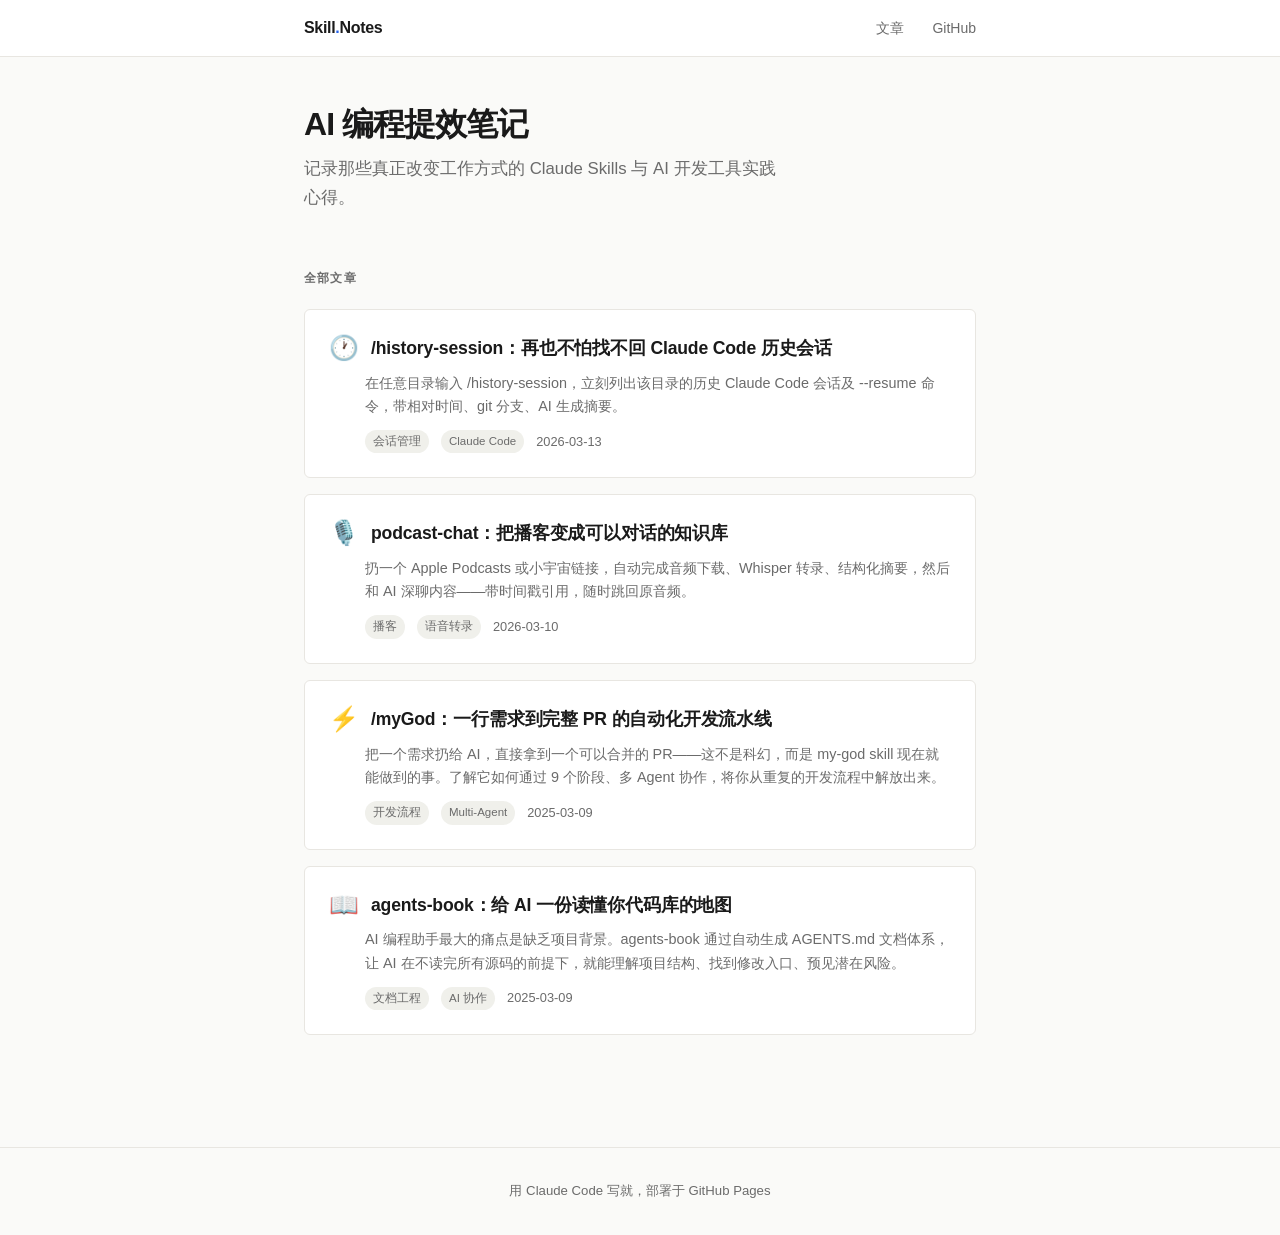
<file: index.html>
<!DOCTYPE html>
<html lang="zh-CN">
<head>
  <meta charset="UTF-8">
  <meta name="viewport" content="width=device-width, initial-scale=1.0">
  <title>Skill Notes — AI 编程提效笔记</title>
  <meta name="description" content="记录那些真正改变工作方式的 AI 编程工具与 Claude Skills 实践笔记。">
  <link rel="stylesheet" href="styles/main.css">
</head>
<body>

<header class="site-header">
  <div class="header-inner">
    <a class="site-logo" href="/skills/">Skill<span>.</span>Notes</a>
    <nav class="site-nav">
      <a href="/skills/">文章</a>
      <a href="https://github.com/Pandaoray" target="_blank" rel="noopener">GitHub</a>
    </nav>
  </div>
</header>

<main class="main-content">
  <section class="index-hero">
    <h1>AI 编程提效笔记</h1>
    <p>记录那些真正改变工作方式的 Claude Skills 与 AI 开发工具实践心得。</p>
  </section>

  <section class="posts-section">
    <h2>全部文章</h2>

    <a class="post-card" href="posts/history-session.html">
      <div class="post-card-header">
        <span class="post-icon">🕐</span>
        <span class="post-card-title">/history-session：再也不怕找不回 Claude Code 历史会话</span>
      </div>
      <p class="post-card-excerpt">
        在任意目录输入 /history-session，立刻列出该目录的历史 Claude Code 会话及 --resume 命令，带相对时间、git 分支、AI 生成摘要。
      </p>
      <div class="post-card-meta">
        <span class="tag">会话管理</span>
        <span class="tag">Claude Code</span>
        <span class="post-date">2026-03-13</span>
      </div>
    </a>

    <a class="post-card" href="posts/podcast-chat.html">
      <div class="post-card-header">
        <span class="post-icon">🎙️</span>
        <span class="post-card-title">podcast-chat：把播客变成可以对话的知识库</span>
      </div>
      <p class="post-card-excerpt">
        扔一个 Apple Podcasts 或小宇宙链接，自动完成音频下载、Whisper 转录、结构化摘要，然后和 AI 深聊内容——带时间戳引用，随时跳回原音频。
      </p>
      <div class="post-card-meta">
        <span class="tag">播客</span>
        <span class="tag">语音转录</span>
        <span class="post-date">2026-03-10</span>
      </div>
    </a>

    <a class="post-card" href="posts/my-god.html">
      <div class="post-card-header">
        <span class="post-icon">⚡</span>
        <span class="post-card-title">/myGod：一行需求到完整 PR 的自动化开发流水线</span>
      </div>
      <p class="post-card-excerpt">
        把一个需求扔给 AI，直接拿到一个可以合并的 PR——这不是科幻，而是 my-god skill 现在就能做到的事。了解它如何通过 9 个阶段、多 Agent 协作，将你从重复的开发流程中解放出来。
      </p>
      <div class="post-card-meta">
        <span class="tag">开发流程</span>
        <span class="tag">Multi-Agent</span>
        <span class="post-date">2025-03-09</span>
      </div>
    </a>

    <a class="post-card" href="posts/agents-book.html">
      <div class="post-card-header">
        <span class="post-icon">📖</span>
        <span class="post-card-title">agents-book：给 AI 一份读懂你代码库的地图</span>
      </div>
      <p class="post-card-excerpt">
        AI 编程助手最大的痛点是缺乏项目背景。agents-book 通过自动生成 AGENTS.md 文档体系，让 AI 在不读完所有源码的前提下，就能理解项目结构、找到修改入口、预见潜在风险。
      </p>
      <div class="post-card-meta">
        <span class="tag">文档工程</span>
        <span class="tag">AI 协作</span>
        <span class="post-date">2025-03-09</span>
      </div>
    </a>

  </section>
</main>

<footer class="site-footer">
  <p>用 Claude Code 写就，部署于 GitHub Pages</p>
</footer>

</body>
</html>
</file>
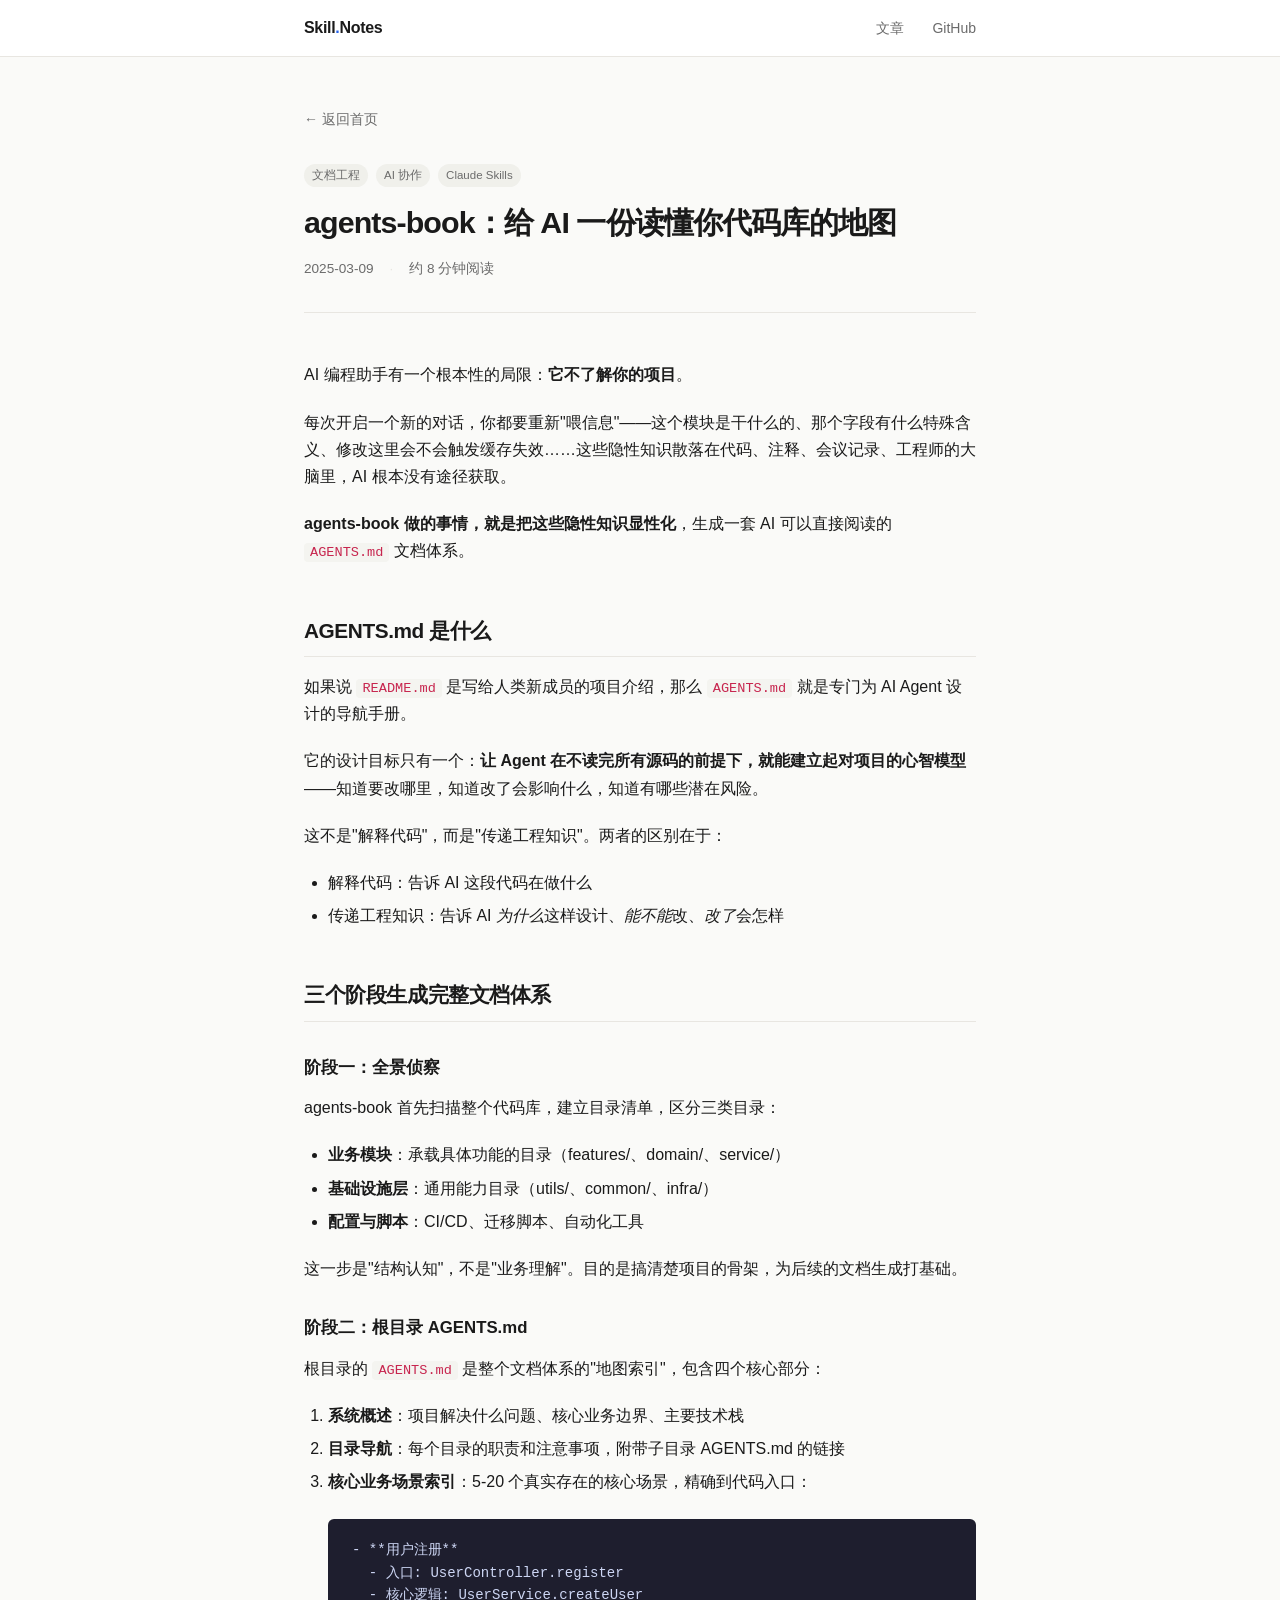
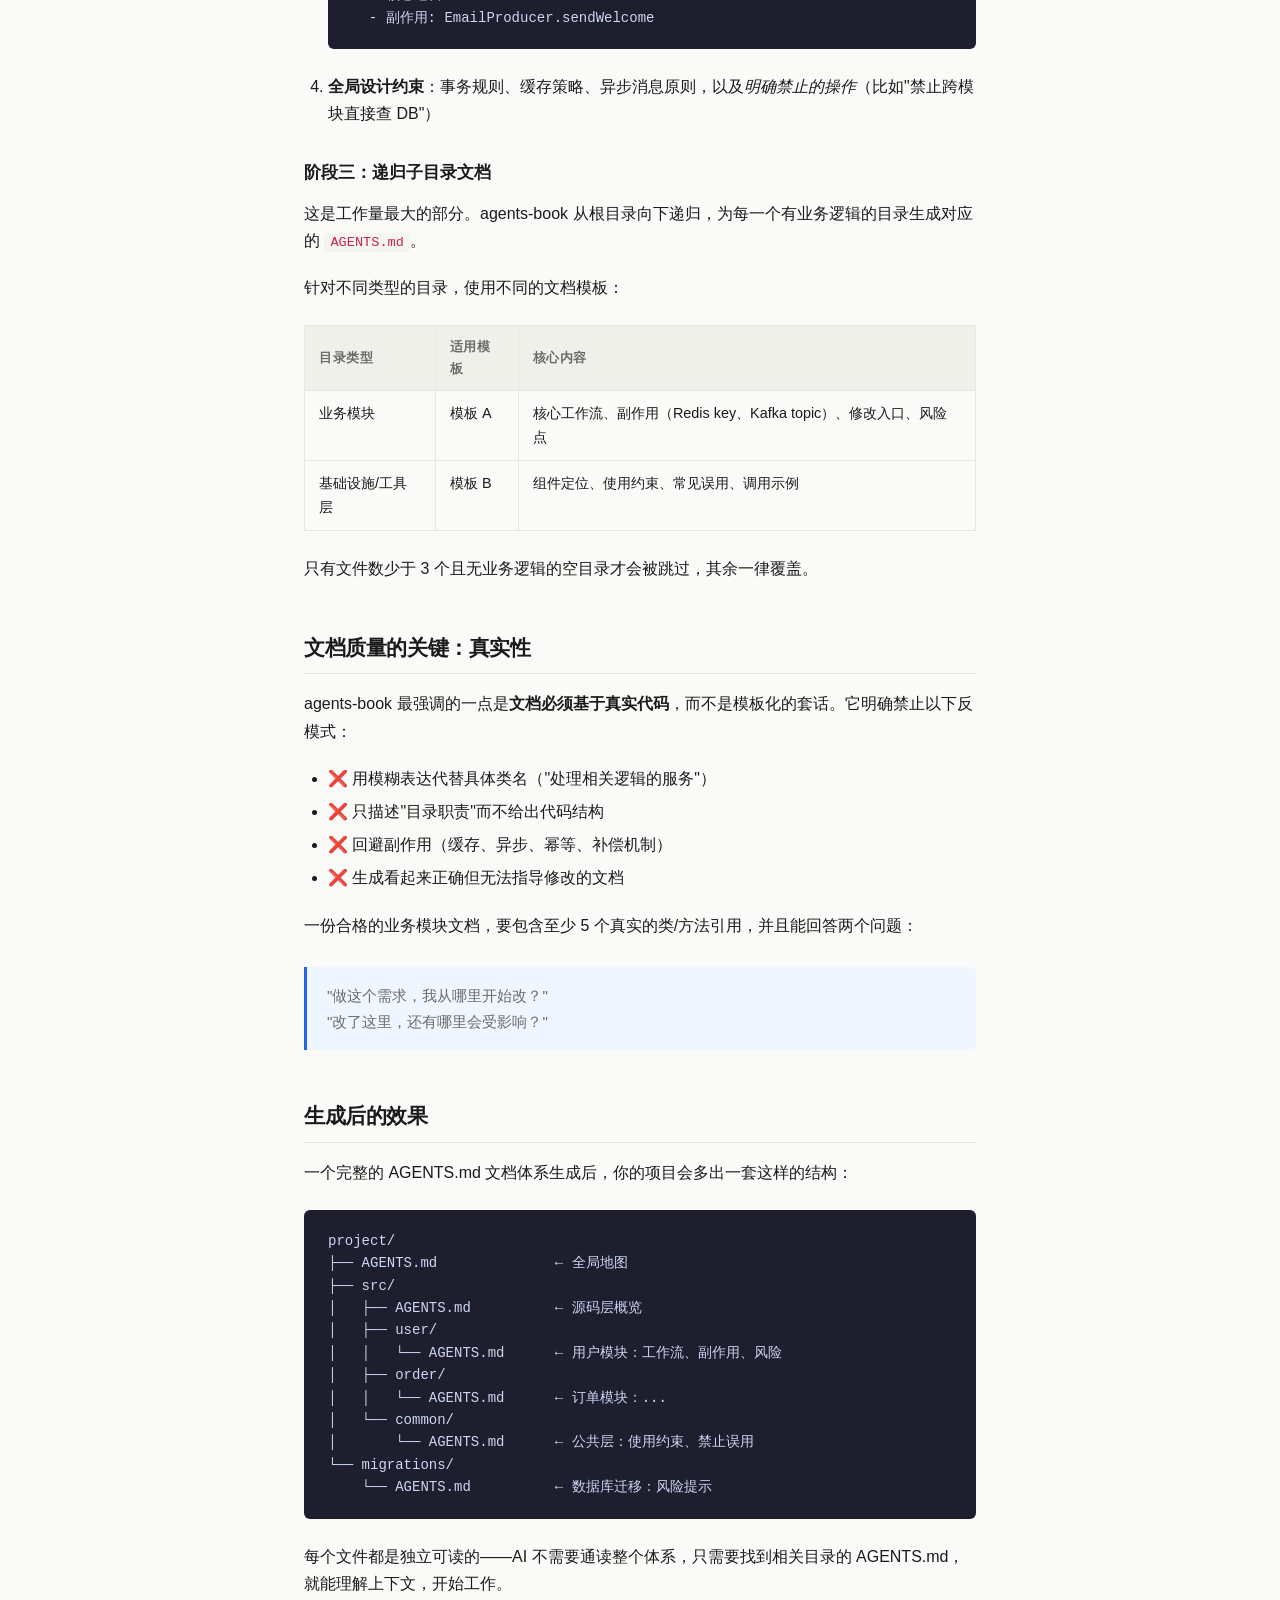
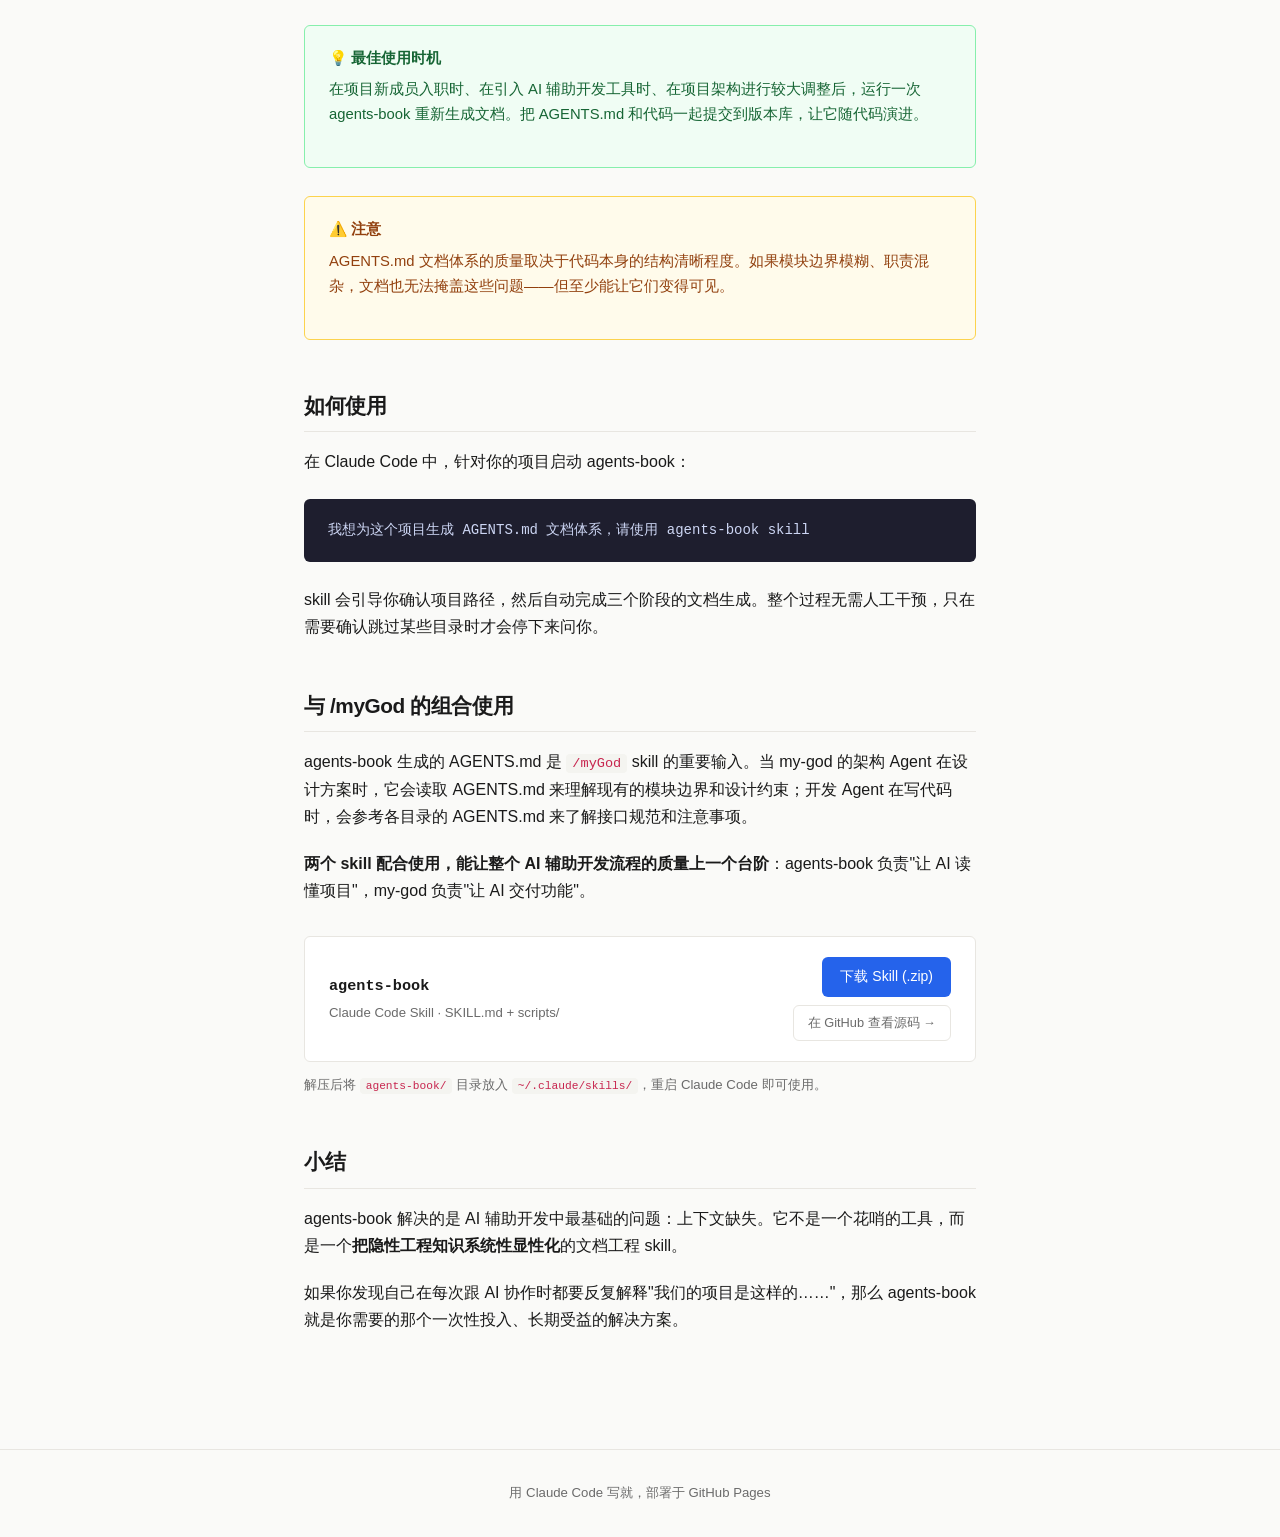
<file: posts/agents-book.html>
<!DOCTYPE html>
<html lang="zh-CN">
<head>
  <meta charset="UTF-8">
  <meta name="viewport" content="width=device-width, initial-scale=1.0">
  <title>agents-book：给 AI 一份读懂你代码库的地图 — Skill Notes</title>
  <meta name="description" content="agents-book skill 介绍：自动生成 AGENTS.md 文档体系，让 AI 在不读完所有源码的前提下就能理解项目结构。">
  <link rel="stylesheet" href="../styles/main.css">
</head>
<body>

<header class="site-header">
  <div class="header-inner">
    <a class="site-logo" href="/skills/">Skill<span>.</span>Notes</a>
    <nav class="site-nav">
      <a href="/skills/">文章</a>
      <a href="https://github.com/Pandaoray" target="_blank" rel="noopener">GitHub</a>
    </nav>
  </div>
</header>

<main class="main-content">
  <article>
    <header class="article-header">
      <a class="back-link" href="/skills/">← 返回首页</a>

      <div class="article-tags">
        <span class="tag">文档工程</span>
        <span class="tag">AI 协作</span>
        <span class="tag">Claude Skills</span>
      </div>

      <h1>agents-book：给 AI 一份读懂你代码库的地图</h1>

      <div class="article-meta">
        <span>2025-03-09</span>
        <span class="dot">·</span>
        <span>约 8 分钟阅读</span>
      </div>
    </header>

    <div class="article-body">

      <p>AI 编程助手有一个根本性的局限：<strong>它不了解你的项目</strong>。</p>

      <p>每次开启一个新的对话，你都要重新"喂信息"——这个模块是干什么的、那个字段有什么特殊含义、修改这里会不会触发缓存失效……这些隐性知识散落在代码、注释、会议记录、工程师的大脑里，AI 根本没有途径获取。</p>

      <p><strong>agents-book 做的事情，就是把这些隐性知识显性化</strong>，生成一套 AI 可以直接阅读的 <code>AGENTS.md</code> 文档体系。</p>

      <h2>AGENTS.md 是什么</h2>

      <p>如果说 <code>README.md</code> 是写给人类新成员的项目介绍，那么 <code>AGENTS.md</code> 就是专门为 AI Agent 设计的导航手册。</p>

      <p>它的设计目标只有一个：<strong>让 Agent 在不读完所有源码的前提下，就能建立起对项目的心智模型</strong>——知道要改哪里，知道改了会影响什么，知道有哪些潜在风险。</p>

      <p>这不是"解释代码"，而是"传递工程知识"。两者的区别在于：</p>

      <ul>
        <li>解释代码：告诉 AI 这段代码在做什么</li>
        <li>传递工程知识：告诉 AI <em>为什么</em>这样设计、<em>能不能</em>改、<em>改了</em>会怎样</li>
      </ul>

      <h2>三个阶段生成完整文档体系</h2>

      <h3>阶段一：全景侦察</h3>

      <p>agents-book 首先扫描整个代码库，建立目录清单，区分三类目录：</p>

      <ul>
        <li><strong>业务模块</strong>：承载具体功能的目录（features/、domain/、service/）</li>
        <li><strong>基础设施层</strong>：通用能力目录（utils/、common/、infra/）</li>
        <li><strong>配置与脚本</strong>：CI/CD、迁移脚本、自动化工具</li>
      </ul>

      <p>这一步是"结构认知"，不是"业务理解"。目的是搞清楚项目的骨架，为后续的文档生成打基础。</p>

      <h3>阶段二：根目录 AGENTS.md</h3>

      <p>根目录的 <code>AGENTS.md</code> 是整个文档体系的"地图索引"，包含四个核心部分：</p>

      <ol>
        <li>
          <strong>系统概述</strong>：项目解决什么问题、核心业务边界、主要技术栈
        </li>
        <li>
          <strong>目录导航</strong>：每个目录的职责和注意事项，附带子目录 AGENTS.md 的链接
        </li>
        <li>
          <strong>核心业务场景索引</strong>：5-20 个真实存在的核心场景，精确到代码入口：
          <pre><code>- **用户注册**
  - 入口: UserController.register
  - 核心逻辑: UserService.createUser
  - 副作用: EmailProducer.sendWelcome</code></pre>
        </li>
        <li>
          <strong>全局设计约束</strong>：事务规则、缓存策略、异步消息原则，以及<em>明确禁止的操作</em>（比如"禁止跨模块直接查 DB"）
        </li>
      </ol>

      <h3>阶段三：递归子目录文档</h3>

      <p>这是工作量最大的部分。agents-book 从根目录向下递归，为每一个有业务逻辑的目录生成对应的 <code>AGENTS.md</code>。</p>

      <p>针对不同类型的目录，使用不同的文档模板：</p>

      <table>
        <thead>
          <tr>
            <th>目录类型</th>
            <th>适用模板</th>
            <th>核心内容</th>
          </tr>
        </thead>
        <tbody>
          <tr>
            <td>业务模块</td>
            <td>模板 A</td>
            <td>核心工作流、副作用（Redis key、Kafka topic）、修改入口、风险点</td>
          </tr>
          <tr>
            <td>基础设施/工具层</td>
            <td>模板 B</td>
            <td>组件定位、使用约束、常见误用、调用示例</td>
          </tr>
        </tbody>
      </table>

      <p>只有文件数少于 3 个且无业务逻辑的空目录才会被跳过，其余一律覆盖。</p>

      <h2>文档质量的关键：真实性</h2>

      <p>agents-book 最强调的一点是<strong>文档必须基于真实代码</strong>，而不是模板化的套话。它明确禁止以下反模式：</p>

      <ul>
        <li>❌ 用模糊表达代替具体类名（"处理相关逻辑的服务"）</li>
        <li>❌ 只描述"目录职责"而不给出代码结构</li>
        <li>❌ 回避副作用（缓存、异步、幂等、补偿机制）</li>
        <li>❌ 生成看起来正确但无法指导修改的文档</li>
      </ul>

      <p>一份合格的业务模块文档，要包含至少 5 个真实的类/方法引用，并且能回答两个问题：</p>

      <blockquote>
        "做这个需求，我从哪里开始改？"<br>
        "改了这里，还有哪里会受影响？"
      </blockquote>

      <h2>生成后的效果</h2>

      <p>一个完整的 AGENTS.md 文档体系生成后，你的项目会多出一套这样的结构：</p>

      <pre><code>project/
├── AGENTS.md              ← 全局地图
├── src/
│   ├── AGENTS.md          ← 源码层概览
│   ├── user/
│   │   └── AGENTS.md      ← 用户模块：工作流、副作用、风险
│   ├── order/
│   │   └── AGENTS.md      ← 订单模块：...
│   └── common/
│       └── AGENTS.md      ← 公共层：使用约束、禁止误用
└── migrations/
    └── AGENTS.md          ← 数据库迁移：风险提示</code></pre>

      <p>每个文件都是独立可读的——AI 不需要通读整个体系，只需要找到相关目录的 AGENTS.md，就能理解上下文，开始工作。</p>

      <div class="callout callout-tip">
        <div class="callout-title">💡 最佳使用时机</div>
        <p>在项目新成员入职时、在引入 AI 辅助开发工具时、在项目架构进行较大调整后，运行一次 agents-book 重新生成文档。把 AGENTS.md 和代码一起提交到版本库，让它随代码演进。</p>
      </div>

      <div class="callout callout-warning">
        <div class="callout-title">⚠️ 注意</div>
        <p>AGENTS.md 文档体系的质量取决于代码本身的结构清晰程度。如果模块边界模糊、职责混杂，文档也无法掩盖这些问题——但至少能让它们变得可见。</p>
      </div>

      <h2>如何使用</h2>

      <p>在 Claude Code 中，针对你的项目启动 agents-book：</p>

      <pre><code>我想为这个项目生成 AGENTS.md 文档体系，请使用 agents-book skill</code></pre>

      <p>skill 会引导你确认项目路径，然后自动完成三个阶段的文档生成。整个过程无需人工干预，只在需要确认跳过某些目录时才会停下来问你。</p>

      <h2>与 /myGod 的组合使用</h2>

      <p>agents-book 生成的 AGENTS.md 是 <code>/myGod</code> skill 的重要输入。当 my-god 的架构 Agent 在设计方案时，它会读取 AGENTS.md 来理解现有的模块边界和设计约束；开发 Agent 在写代码时，会参考各目录的 AGENTS.md 来了解接口规范和注意事项。</p>

      <p><strong>两个 skill 配合使用，能让整个 AI 辅助开发流程的质量上一个台阶</strong>：agents-book 负责"让 AI 读懂项目"，my-god 负责"让 AI 交付功能"。</p>

      <div class="download-box">
        <div class="download-box-info">
          <div class="download-box-name">agents-book</div>
          <div class="download-box-desc">Claude Code Skill · SKILL.md + scripts/</div>
        </div>
        <div class="download-box-actions">
          <a class="download-btn" href="https://github.com/Pandaoray/skillHome/raw/main/agents-book/agents-book.zip" download="agents-book.zip">下载 Skill (.zip)</a>
          <a class="download-btn-ghost" href="https://github.com/Pandaoray/skillHome/tree/main/agents-book" target="_blank" rel="noopener">在 GitHub 查看源码 →</a>
        </div>
      </div>

      <p class="download-hint">解压后将 <code>agents-book/</code> 目录放入 <code>~/.claude/skills/</code>，重启 Claude Code 即可使用。</p>

      <h2>小结</h2>

      <p>agents-book 解决的是 AI 辅助开发中最基础的问题：上下文缺失。它不是一个花哨的工具，而是一个<strong>把隐性工程知识系统性显性化</strong>的文档工程 skill。</p>

      <p>如果你发现自己在每次跟 AI 协作时都要反复解释"我们的项目是这样的……"，那么 agents-book 就是你需要的那个一次性投入、长期受益的解决方案。</p>

    </div>
  </article>
</main>

<footer class="site-footer">
  <p>用 Claude Code 写就，部署于 GitHub Pages</p>
</footer>

</body>
</html>
</file>
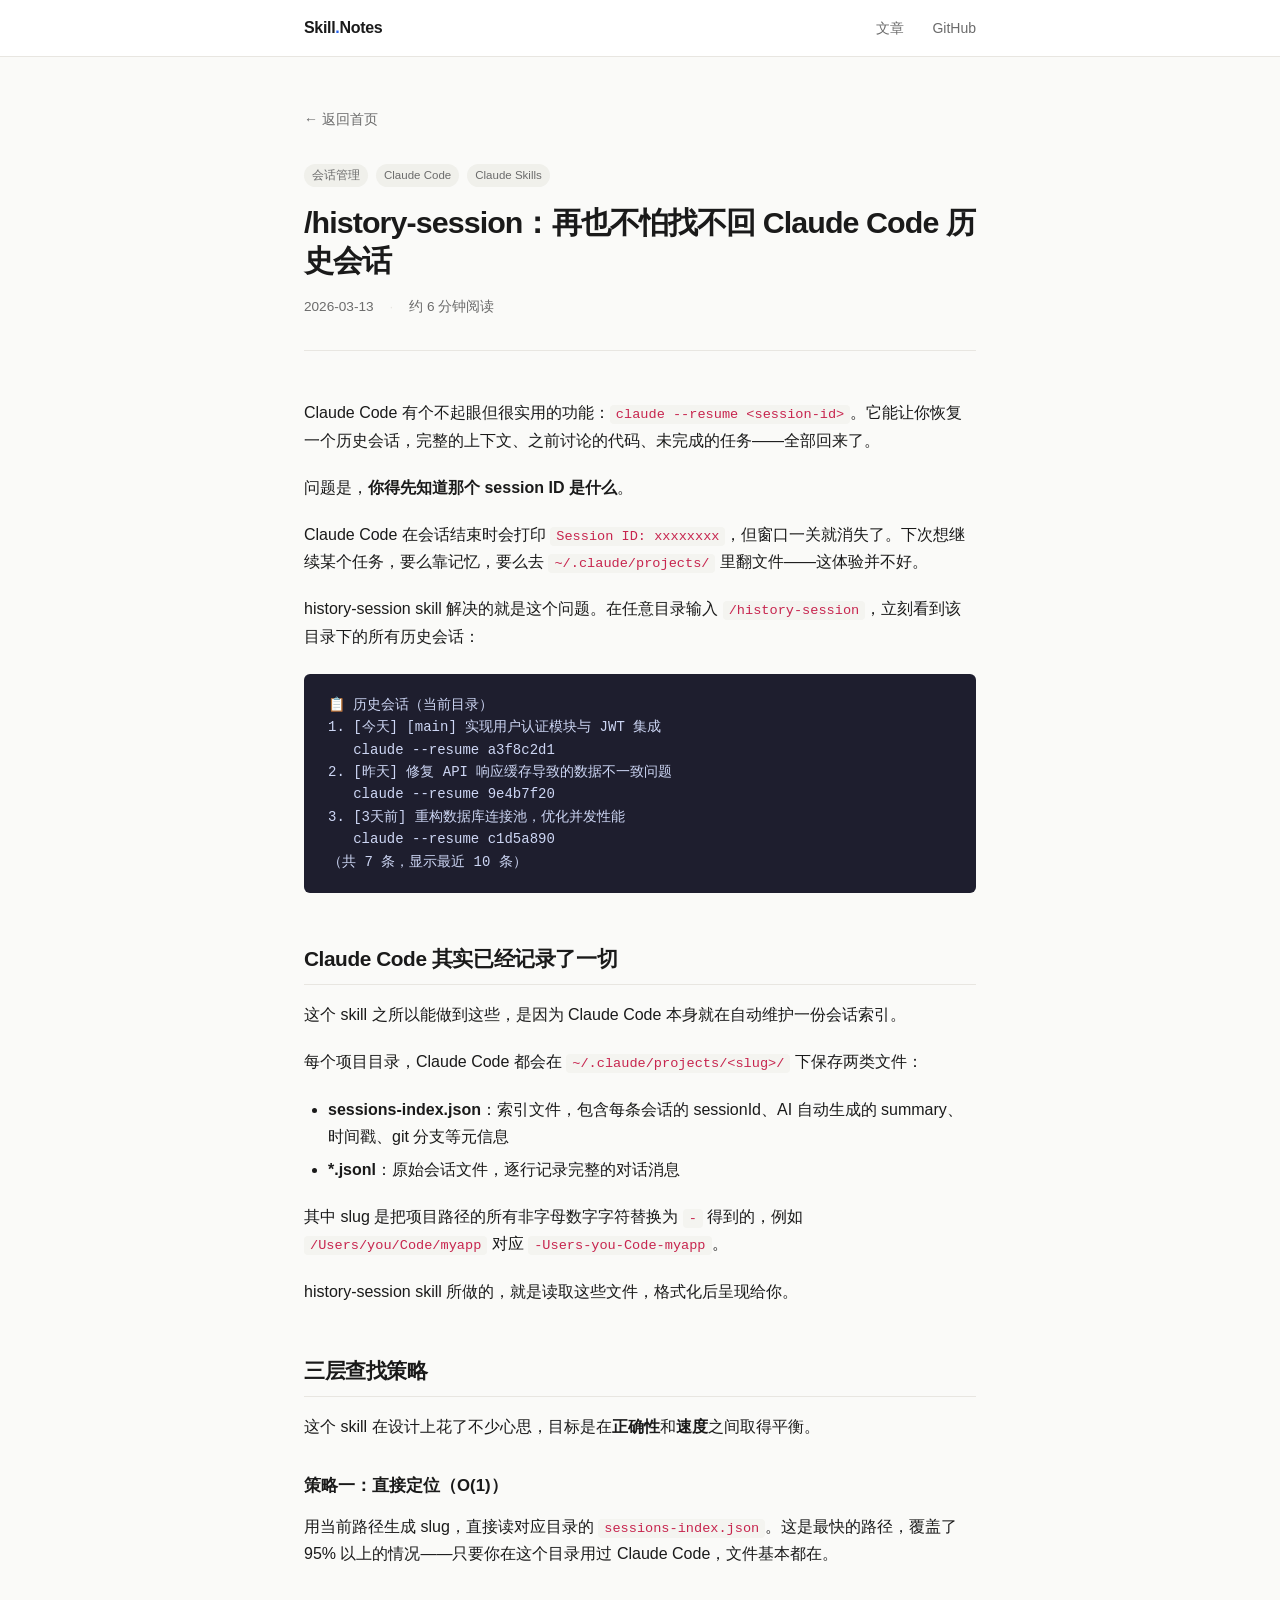
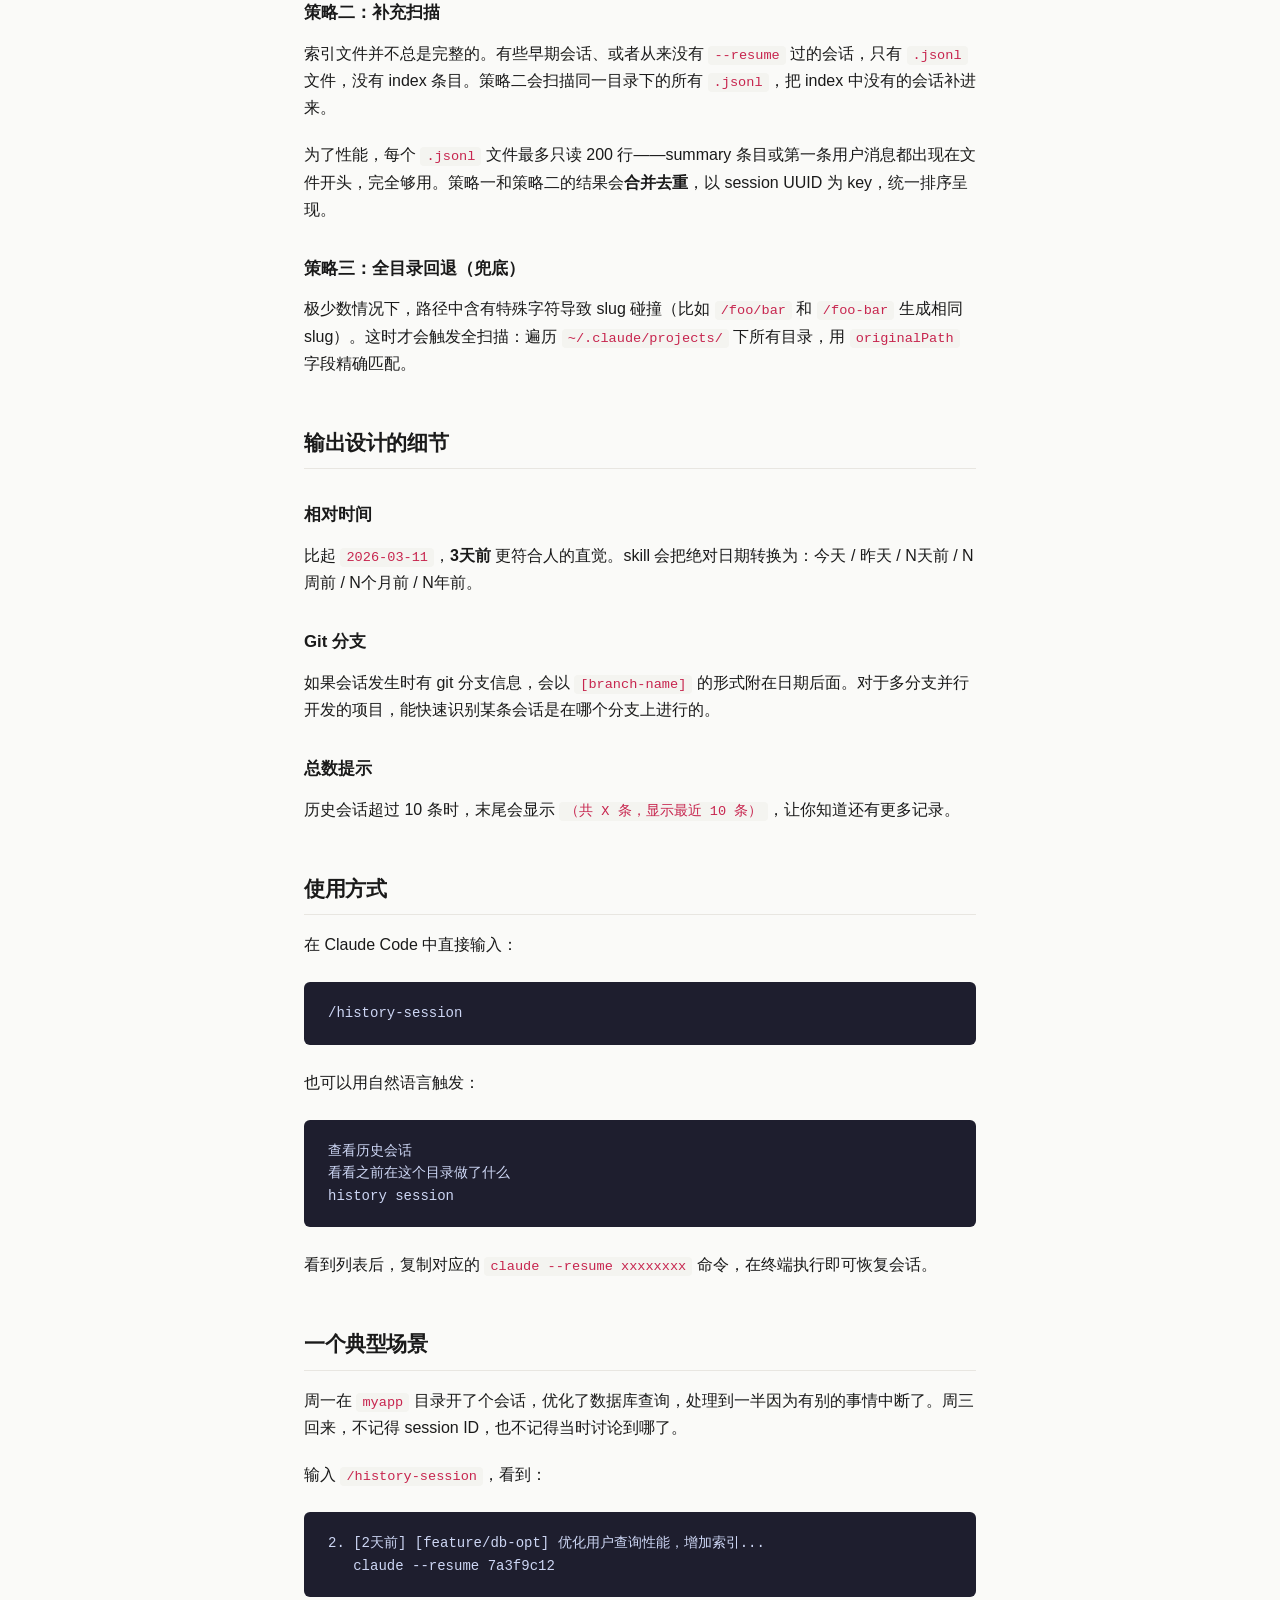
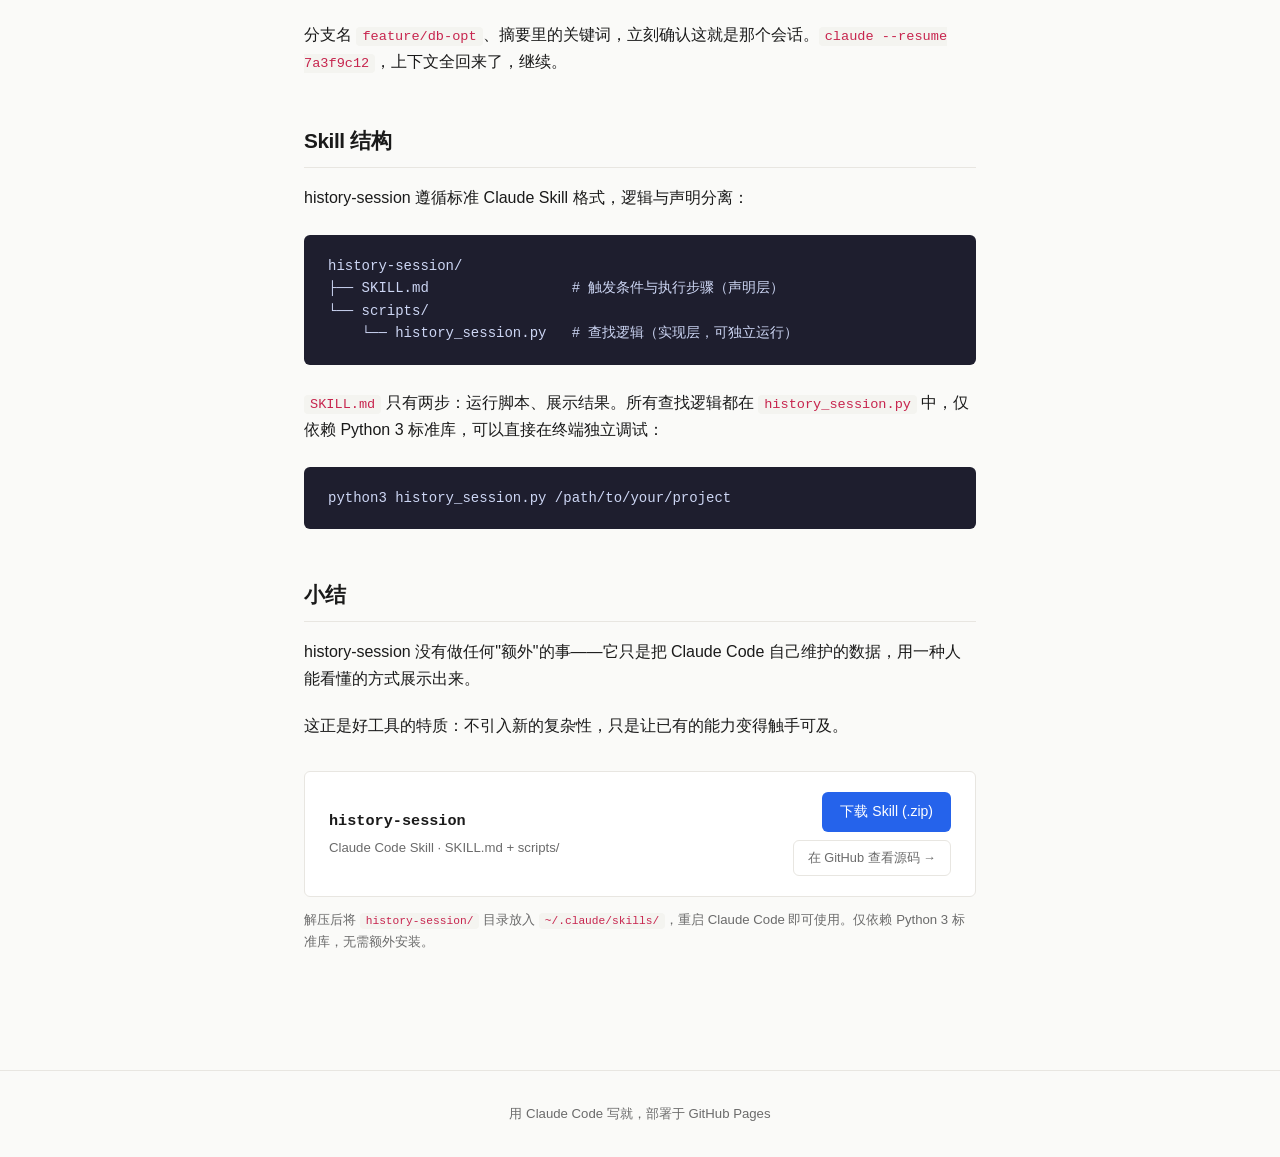
<file: posts/history-session.html>
<!DOCTYPE html>
<html lang="zh-CN">
<head>
  <meta charset="UTF-8">
  <meta name="viewport" content="width=device-width, initial-scale=1.0">
  <title>/history-session：再也不怕找不回 Claude Code 历史会话 — Skill Notes</title>
  <meta name="description" content="history-session skill 介绍：在任意目录输入 /history-session，即刻列出该目录的历史 Claude Code 会话及 --resume 命令。">
  <link rel="stylesheet" href="../styles/main.css">
</head>
<body>

<header class="site-header">
  <div class="header-inner">
    <a class="site-logo" href="/skills/">Skill<span>.</span>Notes</a>
    <nav class="site-nav">
      <a href="/skills/">文章</a>
      <a href="https://github.com/Pandaoray" target="_blank" rel="noopener">GitHub</a>
    </nav>
  </div>
</header>

<main class="main-content">
  <article>
    <header class="article-header">
      <a class="back-link" href="/skills/">← 返回首页</a>

      <div class="article-tags">
        <span class="tag">会话管理</span>
        <span class="tag">Claude Code</span>
        <span class="tag">Claude Skills</span>
      </div>

      <h1>/history-session：再也不怕找不回 Claude Code 历史会话</h1>

      <div class="article-meta">
        <span>2026-03-13</span>
        <span class="dot">·</span>
        <span>约 6 分钟阅读</span>
      </div>
    </header>

    <div class="article-body">

      <p>Claude Code 有个不起眼但很实用的功能：<code>claude --resume &lt;session-id&gt;</code>。它能让你恢复一个历史会话，完整的上下文、之前讨论的代码、未完成的任务——全部回来了。</p>

      <p>问题是，<strong>你得先知道那个 session ID 是什么</strong>。</p>

      <p>Claude Code 在会话结束时会打印 <code>Session ID: xxxxxxxx</code>，但窗口一关就消失了。下次想继续某个任务，要么靠记忆，要么去 <code>~/.claude/projects/</code> 里翻文件——这体验并不好。</p>

      <p>history-session skill 解决的就是这个问题。在任意目录输入 <code>/history-session</code>，立刻看到该目录下的所有历史会话：</p>

      <pre><code>📋 历史会话（当前目录）
1. [今天] [main] 实现用户认证模块与 JWT 集成
   claude --resume a3f8c2d1
2. [昨天] 修复 API 响应缓存导致的数据不一致问题
   claude --resume 9e4b7f20
3. [3天前] 重构数据库连接池，优化并发性能
   claude --resume c1d5a890
（共 7 条，显示最近 10 条）</code></pre>

      <h2>Claude Code 其实已经记录了一切</h2>

      <p>这个 skill 之所以能做到这些，是因为 Claude Code 本身就在自动维护一份会话索引。</p>

      <p>每个项目目录，Claude Code 都会在 <code>~/.claude/projects/&lt;slug&gt;/</code> 下保存两类文件：</p>

      <ul>
        <li><strong>sessions-index.json</strong>：索引文件，包含每条会话的 sessionId、AI 自动生成的 summary、时间戳、git 分支等元信息</li>
        <li><strong>*.jsonl</strong>：原始会话文件，逐行记录完整的对话消息</li>
      </ul>

      <p>其中 slug 是把项目路径的所有非字母数字字符替换为 <code>-</code> 得到的，例如 <code>/Users/you/Code/myapp</code> 对应 <code>-Users-you-Code-myapp</code>。</p>

      <p>history-session skill 所做的，就是读取这些文件，格式化后呈现给你。</p>

      <h2>三层查找策略</h2>

      <p>这个 skill 在设计上花了不少心思，目标是在<strong>正确性</strong>和<strong>速度</strong>之间取得平衡。</p>

      <h3>策略一：直接定位（O(1)）</h3>

      <p>用当前路径生成 slug，直接读对应目录的 <code>sessions-index.json</code>。这是最快的路径，覆盖了 95% 以上的情况——只要你在这个目录用过 Claude Code，文件基本都在。</p>

      <h3>策略二：补充扫描</h3>

      <p>索引文件并不总是完整的。有些早期会话、或者从来没有 <code>--resume</code> 过的会话，只有 <code>.jsonl</code> 文件，没有 index 条目。策略二会扫描同一目录下的所有 <code>.jsonl</code>，把 index 中没有的会话补进来。</p>

      <p>为了性能，每个 <code>.jsonl</code> 文件最多只读 200 行——summary 条目或第一条用户消息都出现在文件开头，完全够用。策略一和策略二的结果会<strong>合并去重</strong>，以 session UUID 为 key，统一排序呈现。</p>

      <h3>策略三：全目录回退（兜底）</h3>

      <p>极少数情况下，路径中含有特殊字符导致 slug 碰撞（比如 <code>/foo/bar</code> 和 <code>/foo-bar</code> 生成相同 slug）。这时才会触发全扫描：遍历 <code>~/.claude/projects/</code> 下所有目录，用 <code>originalPath</code> 字段精确匹配。</p>

      <h2>输出设计的细节</h2>

      <h3>相对时间</h3>

      <p>比起 <code>2026-03-11</code>，<strong>3天前</strong> 更符合人的直觉。skill 会把绝对日期转换为：今天 / 昨天 / N天前 / N周前 / N个月前 / N年前。</p>

      <h3>Git 分支</h3>

      <p>如果会话发生时有 git 分支信息，会以 <code>[branch-name]</code> 的形式附在日期后面。对于多分支并行开发的项目，能快速识别某条会话是在哪个分支上进行的。</p>

      <h3>总数提示</h3>

      <p>历史会话超过 10 条时，末尾会显示 <code>（共 X 条，显示最近 10 条）</code>，让你知道还有更多记录。</p>

      <h2>使用方式</h2>

      <p>在 Claude Code 中直接输入：</p>

      <pre><code>/history-session</code></pre>

      <p>也可以用自然语言触发：</p>

      <pre><code>查看历史会话
看看之前在这个目录做了什么
history session</code></pre>

      <p>看到列表后，复制对应的 <code>claude --resume xxxxxxxx</code> 命令，在终端执行即可恢复会话。</p>

      <h2>一个典型场景</h2>

      <p>周一在 <code>myapp</code> 目录开了个会话，优化了数据库查询，处理到一半因为有别的事情中断了。周三回来，不记得 session ID，也不记得当时讨论到哪了。</p>

      <p>输入 <code>/history-session</code>，看到：</p>

      <pre><code>2. [2天前] [feature/db-opt] 优化用户查询性能，增加索引...
   claude --resume 7a3f9c12</code></pre>

      <p>分支名 <code>feature/db-opt</code>、摘要里的关键词，立刻确认这就是那个会话。<code>claude --resume 7a3f9c12</code>，上下文全回来了，继续。</p>

      <h2>Skill 结构</h2>

      <p>history-session 遵循标准 Claude Skill 格式，逻辑与声明分离：</p>

      <pre><code>history-session/
├── SKILL.md                 # 触发条件与执行步骤（声明层）
└── scripts/
    └── history_session.py   # 查找逻辑（实现层，可独立运行）</code></pre>

      <p><code>SKILL.md</code> 只有两步：运行脚本、展示结果。所有查找逻辑都在 <code>history_session.py</code> 中，仅依赖 Python 3 标准库，可以直接在终端独立调试：</p>

      <pre><code>python3 history_session.py /path/to/your/project</code></pre>

      <h2>小结</h2>

      <p>history-session 没有做任何"额外"的事——它只是把 Claude Code 自己维护的数据，用一种人能看懂的方式展示出来。</p>

      <p>这正是好工具的特质：不引入新的复杂性，只是让已有的能力变得触手可及。</p>

      <div class="download-box">
        <div class="download-box-info">
          <div class="download-box-name">history-session</div>
          <div class="download-box-desc">Claude Code Skill · SKILL.md + scripts/</div>
        </div>
        <div class="download-box-actions">
          <a class="download-btn" href="https://github.com/Pandaoray/skillHome/raw/main/history-session/history-session.zip" download="history-session.zip">下载 Skill (.zip)</a>
          <a class="download-btn-ghost" href="https://github.com/Pandaoray/skillHome/tree/main/history-session" target="_blank" rel="noopener">在 GitHub 查看源码 →</a>
        </div>
      </div>

      <p class="download-hint">解压后将 <code>history-session/</code> 目录放入 <code>~/.claude/skills/</code>，重启 Claude Code 即可使用。仅依赖 Python 3 标准库，无需额外安装。</p>

    </div>
  </article>
</main>

<footer class="site-footer">
  <p>用 Claude Code 写就，部署于 GitHub Pages</p>
</footer>

</body>
</html>
</file>
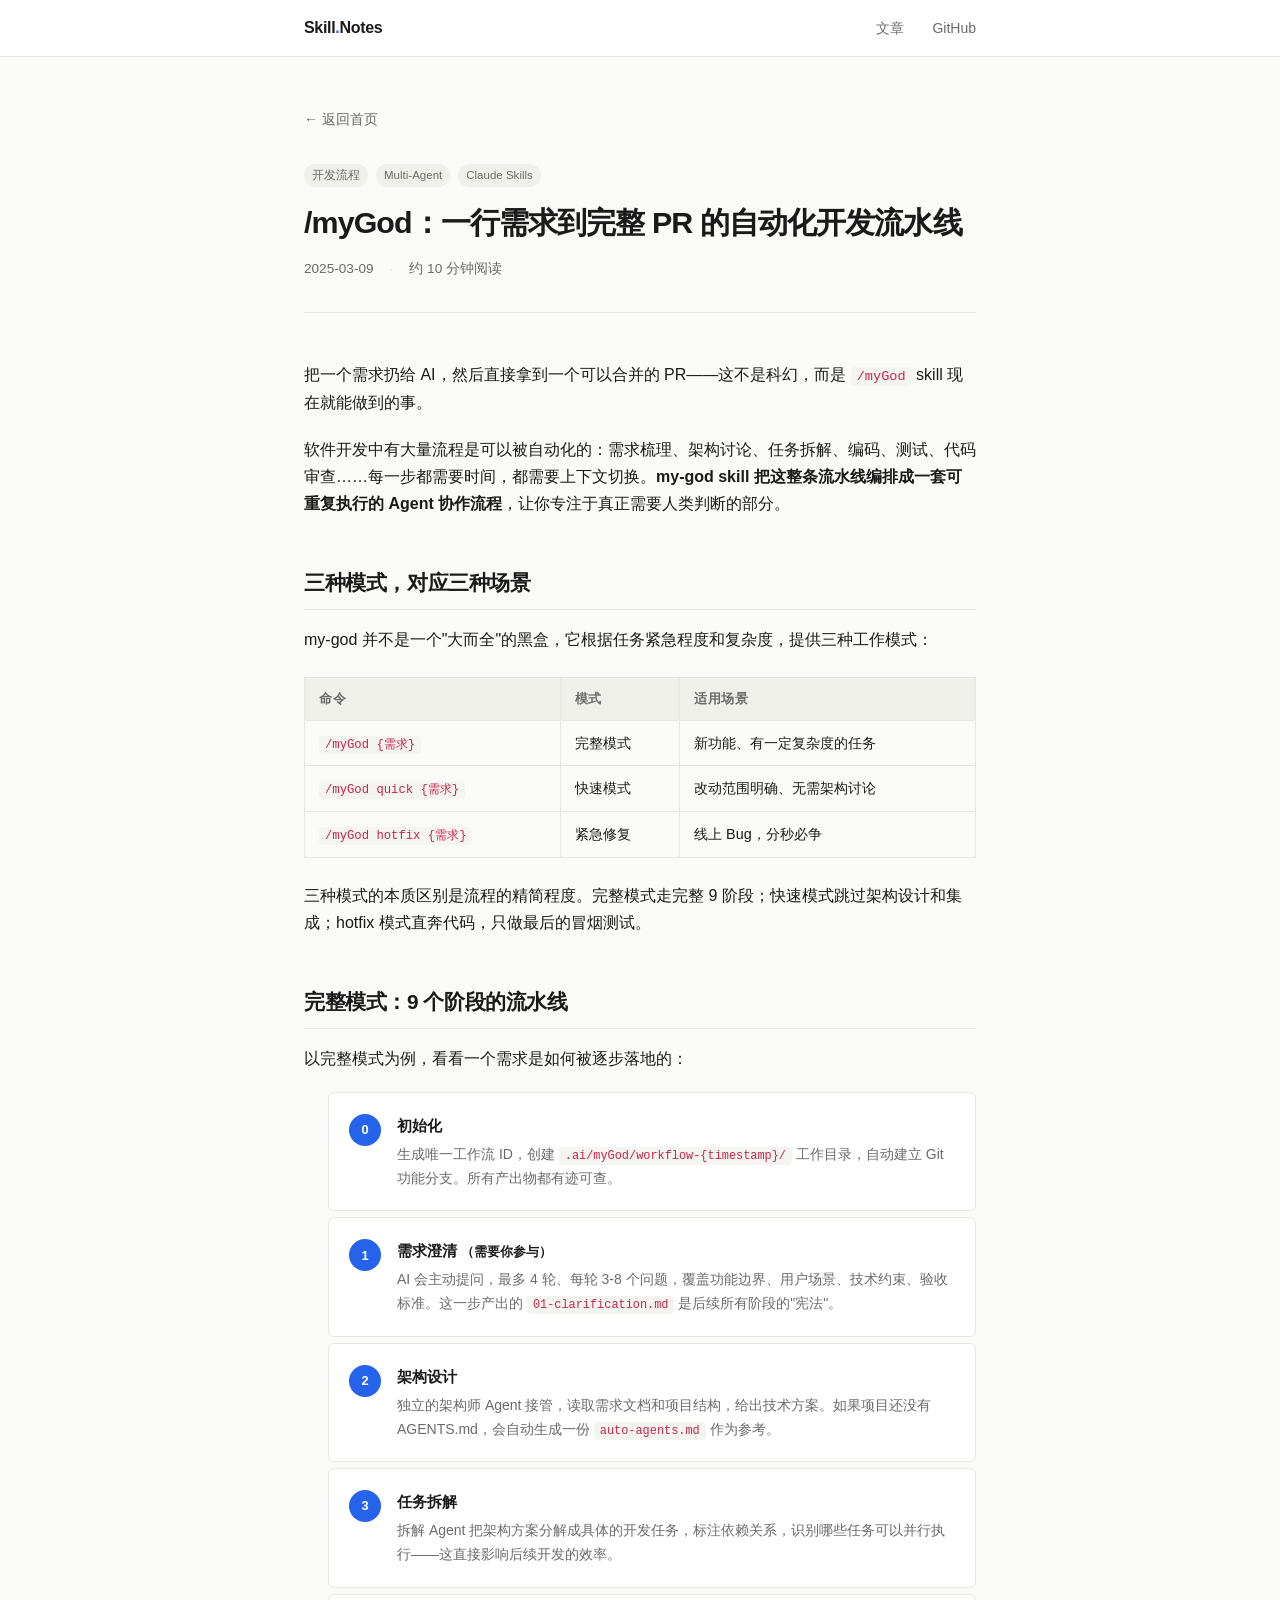
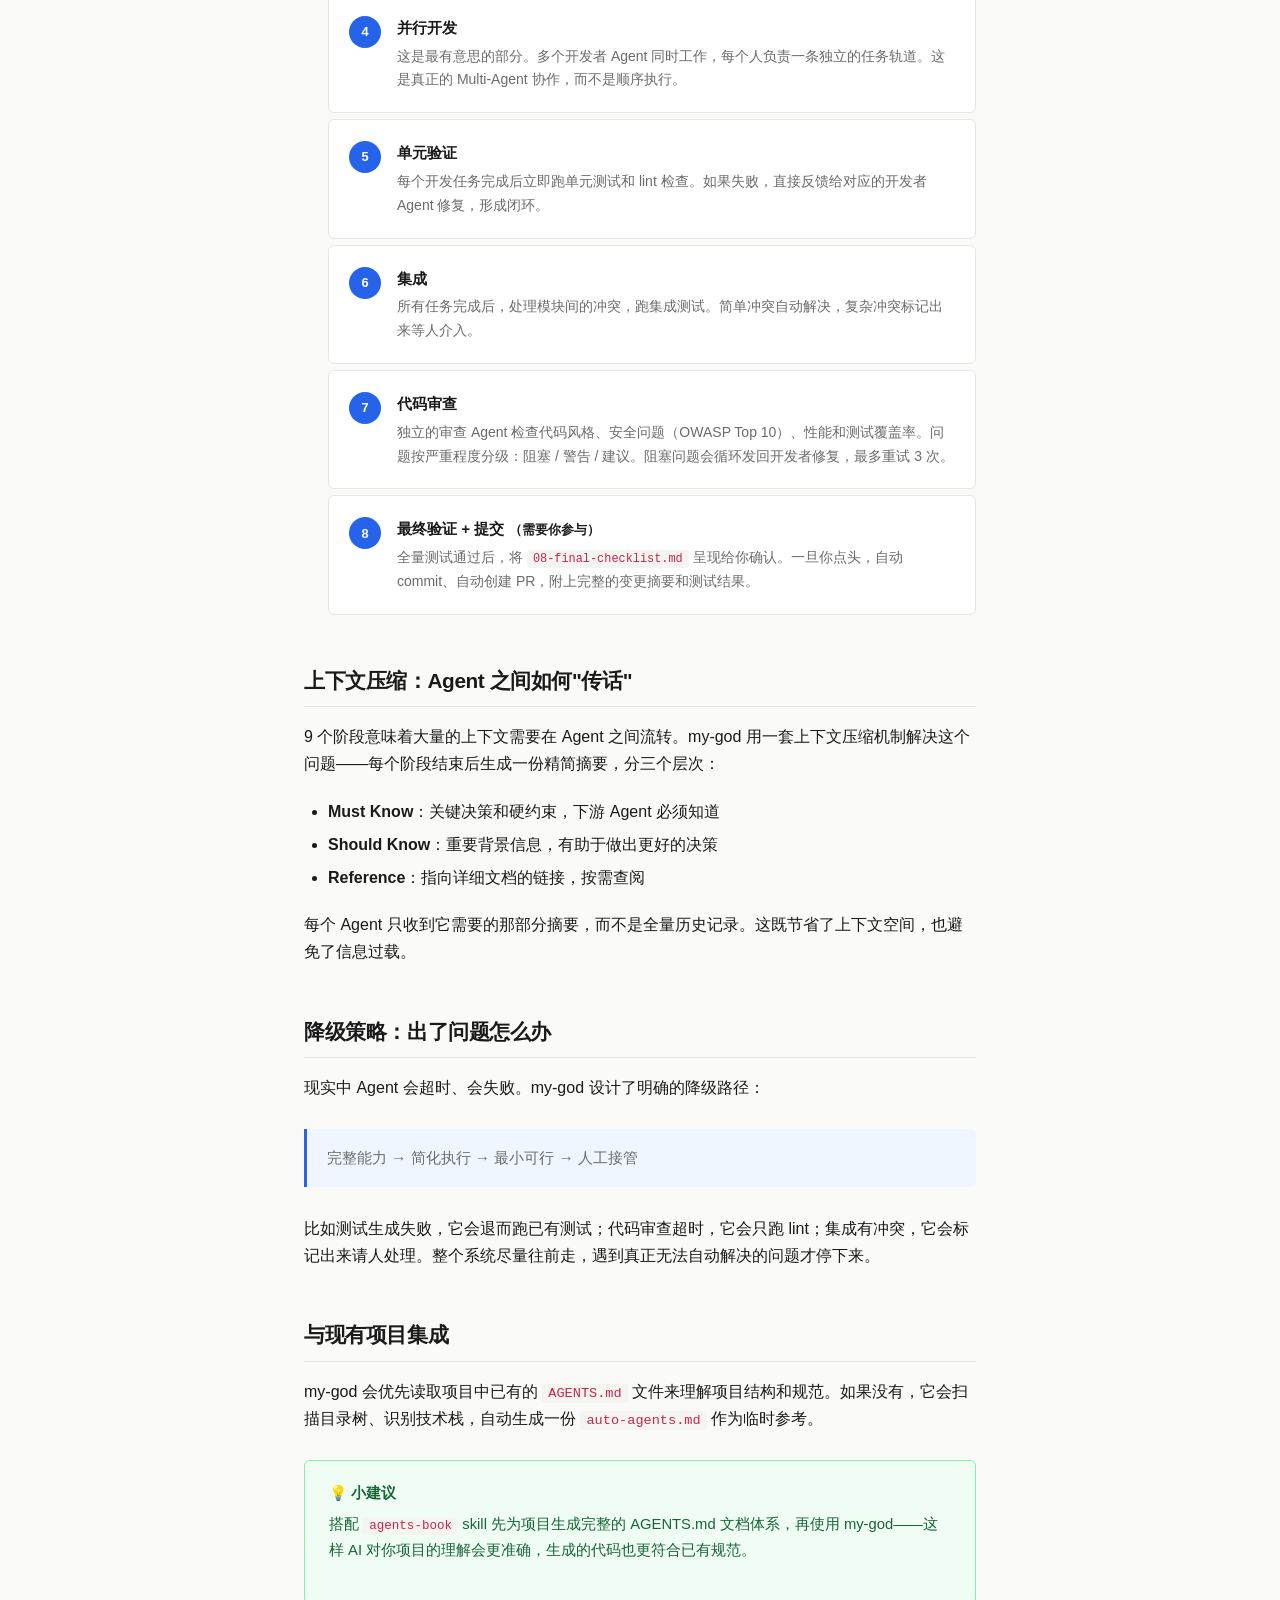
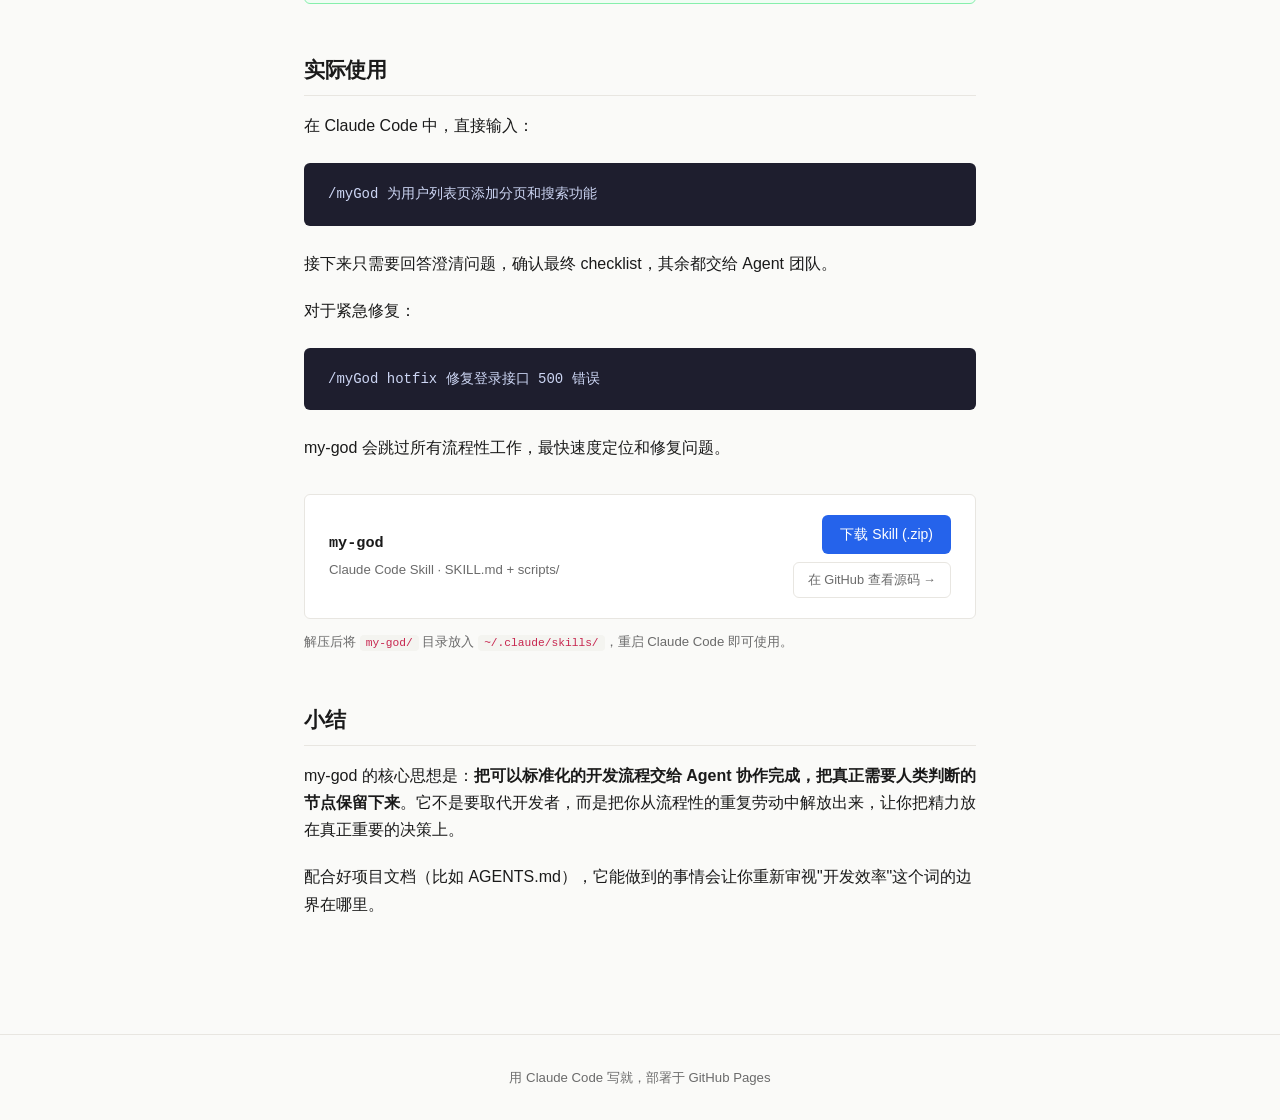
<file: posts/my-god.html>
<!DOCTYPE html>
<html lang="zh-CN">
<head>
  <meta charset="UTF-8">
  <meta name="viewport" content="width=device-width, initial-scale=1.0">
  <title>/myGod：一行需求到完整 PR 的自动化开发流水线 — Skill Notes</title>
  <meta name="description" content="my-god skill 介绍：通过 9 个阶段、多 Agent 协作，将一行需求转化为完整的开发 PR。">
  <link rel="stylesheet" href="../styles/main.css">
</head>
<body>

<header class="site-header">
  <div class="header-inner">
    <a class="site-logo" href="/skills/">Skill<span>.</span>Notes</a>
    <nav class="site-nav">
      <a href="/skills/">文章</a>
      <a href="https://github.com/Pandaoray" target="_blank" rel="noopener">GitHub</a>
    </nav>
  </div>
</header>

<main class="main-content">
  <article>
    <header class="article-header">
      <a class="back-link" href="/skills/">← 返回首页</a>

      <div class="article-tags">
        <span class="tag">开发流程</span>
        <span class="tag">Multi-Agent</span>
        <span class="tag">Claude Skills</span>
      </div>

      <h1>/myGod：一行需求到完整 PR 的自动化开发流水线</h1>

      <div class="article-meta">
        <span>2025-03-09</span>
        <span class="dot">·</span>
        <span>约 10 分钟阅读</span>
      </div>
    </header>

    <div class="article-body">

      <p>把一个需求扔给 AI，然后直接拿到一个可以合并的 PR——这不是科幻，而是 <code>/myGod</code> skill 现在就能做到的事。</p>

      <p>软件开发中有大量流程是可以被自动化的：需求梳理、架构讨论、任务拆解、编码、测试、代码审查……每一步都需要时间，都需要上下文切换。<strong>my-god skill 把这整条流水线编排成一套可重复执行的 Agent 协作流程</strong>，让你专注于真正需要人类判断的部分。</p>

      <h2>三种模式，对应三种场景</h2>

      <p>my-god 并不是一个"大而全"的黑盒，它根据任务紧急程度和复杂度，提供三种工作模式：</p>

      <table>
        <thead>
          <tr>
            <th>命令</th>
            <th>模式</th>
            <th>适用场景</th>
          </tr>
        </thead>
        <tbody>
          <tr>
            <td><code>/myGod {需求}</code></td>
            <td>完整模式</td>
            <td>新功能、有一定复杂度的任务</td>
          </tr>
          <tr>
            <td><code>/myGod quick {需求}</code></td>
            <td>快速模式</td>
            <td>改动范围明确、无需架构讨论</td>
          </tr>
          <tr>
            <td><code>/myGod hotfix {需求}</code></td>
            <td>紧急修复</td>
            <td>线上 Bug，分秒必争</td>
          </tr>
        </tbody>
      </table>

      <p>三种模式的本质区别是流程的精简程度。完整模式走完整 9 阶段；快速模式跳过架构设计和集成；hotfix 模式直奔代码，只做最后的冒烟测试。</p>

      <h2>完整模式：9 个阶段的流水线</h2>

      <p>以完整模式为例，看看一个需求是如何被逐步落地的：</p>

      <ul class="phase-list">
        <li class="phase-item">
          <div class="phase-num">0</div>
          <div class="phase-body">
            <h4>初始化</h4>
            <p>生成唯一工作流 ID，创建 <code>.ai/myGod/workflow-{timestamp}/</code> 工作目录，自动建立 Git 功能分支。所有产出物都有迹可查。</p>
          </div>
        </li>
        <li class="phase-item">
          <div class="phase-num">1</div>
          <div class="phase-body">
            <h4>需求澄清 <small>（需要你参与）</small></h4>
            <p>AI 会主动提问，最多 4 轮、每轮 3-8 个问题，覆盖功能边界、用户场景、技术约束、验收标准。这一步产出的 <code>01-clarification.md</code> 是后续所有阶段的"宪法"。</p>
          </div>
        </li>
        <li class="phase-item">
          <div class="phase-num">2</div>
          <div class="phase-body">
            <h4>架构设计</h4>
            <p>独立的架构师 Agent 接管，读取需求文档和项目结构，给出技术方案。如果项目还没有 AGENTS.md，会自动生成一份 <code>auto-agents.md</code> 作为参考。</p>
          </div>
        </li>
        <li class="phase-item">
          <div class="phase-num">3</div>
          <div class="phase-body">
            <h4>任务拆解</h4>
            <p>拆解 Agent 把架构方案分解成具体的开发任务，标注依赖关系，识别哪些任务可以并行执行——这直接影响后续开发的效率。</p>
          </div>
        </li>
        <li class="phase-item">
          <div class="phase-num">4</div>
          <div class="phase-body">
            <h4>并行开发</h4>
            <p>这是最有意思的部分。多个开发者 Agent 同时工作，每个人负责一条独立的任务轨道。这是真正的 Multi-Agent 协作，而不是顺序执行。</p>
          </div>
        </li>
        <li class="phase-item">
          <div class="phase-num">5</div>
          <div class="phase-body">
            <h4>单元验证</h4>
            <p>每个开发任务完成后立即跑单元测试和 lint 检查。如果失败，直接反馈给对应的开发者 Agent 修复，形成闭环。</p>
          </div>
        </li>
        <li class="phase-item">
          <div class="phase-num">6</div>
          <div class="phase-body">
            <h4>集成</h4>
            <p>所有任务完成后，处理模块间的冲突，跑集成测试。简单冲突自动解决，复杂冲突标记出来等人介入。</p>
          </div>
        </li>
        <li class="phase-item">
          <div class="phase-num">7</div>
          <div class="phase-body">
            <h4>代码审查</h4>
            <p>独立的审查 Agent 检查代码风格、安全问题（OWASP Top 10）、性能和测试覆盖率。问题按严重程度分级：阻塞 / 警告 / 建议。阻塞问题会循环发回开发者修复，最多重试 3 次。</p>
          </div>
        </li>
        <li class="phase-item">
          <div class="phase-num">8</div>
          <div class="phase-body">
            <h4>最终验证 + 提交 <small>（需要你参与）</small></h4>
            <p>全量测试通过后，将 <code>08-final-checklist.md</code> 呈现给你确认。一旦你点头，自动 commit、自动创建 PR，附上完整的变更摘要和测试结果。</p>
          </div>
        </li>
      </ul>

      <h2>上下文压缩：Agent 之间如何"传话"</h2>

      <p>9 个阶段意味着大量的上下文需要在 Agent 之间流转。my-god 用一套上下文压缩机制解决这个问题——每个阶段结束后生成一份精简摘要，分三个层次：</p>

      <ul>
        <li><strong>Must Know</strong>：关键决策和硬约束，下游 Agent 必须知道</li>
        <li><strong>Should Know</strong>：重要背景信息，有助于做出更好的决策</li>
        <li><strong>Reference</strong>：指向详细文档的链接，按需查阅</li>
      </ul>

      <p>每个 Agent 只收到它需要的那部分摘要，而不是全量历史记录。这既节省了上下文空间，也避免了信息过载。</p>

      <h2>降级策略：出了问题怎么办</h2>

      <p>现实中 Agent 会超时、会失败。my-god 设计了明确的降级路径：</p>

      <blockquote>
        完整能力 → 简化执行 → 最小可行 → 人工接管
      </blockquote>

      <p>比如测试生成失败，它会退而跑已有测试；代码审查超时，它会只跑 lint；集成有冲突，它会标记出来请人处理。整个系统尽量往前走，遇到真正无法自动解决的问题才停下来。</p>

      <h2>与现有项目集成</h2>

      <p>my-god 会优先读取项目中已有的 <code>AGENTS.md</code> 文件来理解项目结构和规范。如果没有，它会扫描目录树、识别技术栈，自动生成一份 <code>auto-agents.md</code> 作为临时参考。</p>

      <div class="callout callout-tip">
        <div class="callout-title">💡 小建议</div>
        <p>搭配 <code>agents-book</code> skill 先为项目生成完整的 AGENTS.md 文档体系，再使用 my-god——这样 AI 对你项目的理解会更准确，生成的代码也更符合已有规范。</p>
      </div>

      <h2>实际使用</h2>

      <p>在 Claude Code 中，直接输入：</p>

      <pre><code>/myGod 为用户列表页添加分页和搜索功能</code></pre>

      <p>接下来只需要回答澄清问题，确认最终 checklist，其余都交给 Agent 团队。</p>

      <p>对于紧急修复：</p>

      <pre><code>/myGod hotfix 修复登录接口 500 错误</code></pre>

      <p>my-god 会跳过所有流程性工作，最快速度定位和修复问题。</p>

      <div class="download-box">
        <div class="download-box-info">
          <div class="download-box-name">my-god</div>
          <div class="download-box-desc">Claude Code Skill · SKILL.md + scripts/</div>
        </div>
        <div class="download-box-actions">
          <a class="download-btn" href="https://github.com/Pandaoray/skillHome/raw/main/my-god/my-god.zip" download="my-god.zip">下载 Skill (.zip)</a>
          <a class="download-btn-ghost" href="https://github.com/Pandaoray/skillHome/tree/main/my-god" target="_blank" rel="noopener">在 GitHub 查看源码 →</a>
        </div>
      </div>

      <p class="download-hint">解压后将 <code>my-god/</code> 目录放入 <code>~/.claude/skills/</code>，重启 Claude Code 即可使用。</p>

      <h2>小结</h2>

      <p>my-god 的核心思想是：<strong>把可以标准化的开发流程交给 Agent 协作完成，把真正需要人类判断的节点保留下来</strong>。它不是要取代开发者，而是把你从流程性的重复劳动中解放出来，让你把精力放在真正重要的决策上。</p>

      <p>配合好项目文档（比如 AGENTS.md），它能做到的事情会让你重新审视"开发效率"这个词的边界在哪里。</p>

    </div>
  </article>
</main>

<footer class="site-footer">
  <p>用 Claude Code 写就，部署于 GitHub Pages</p>
</footer>

</body>
</html>
</file>
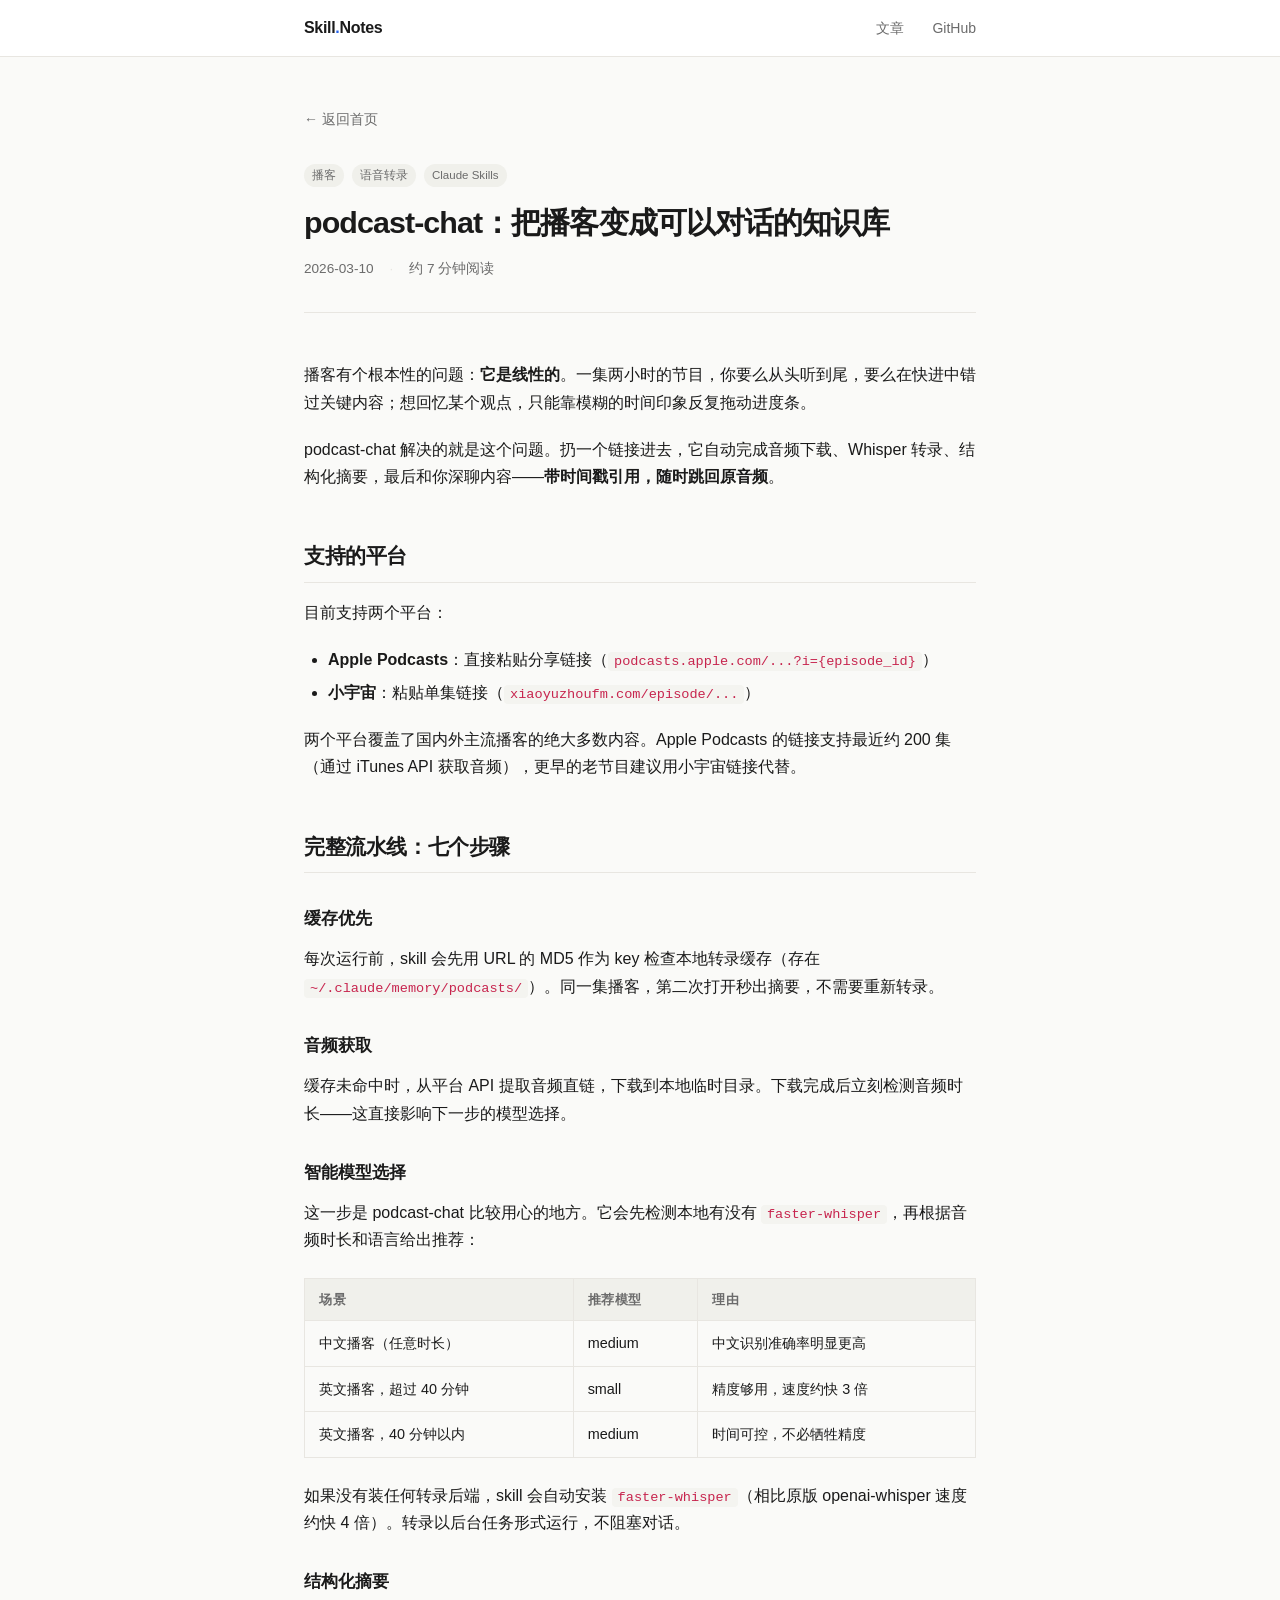
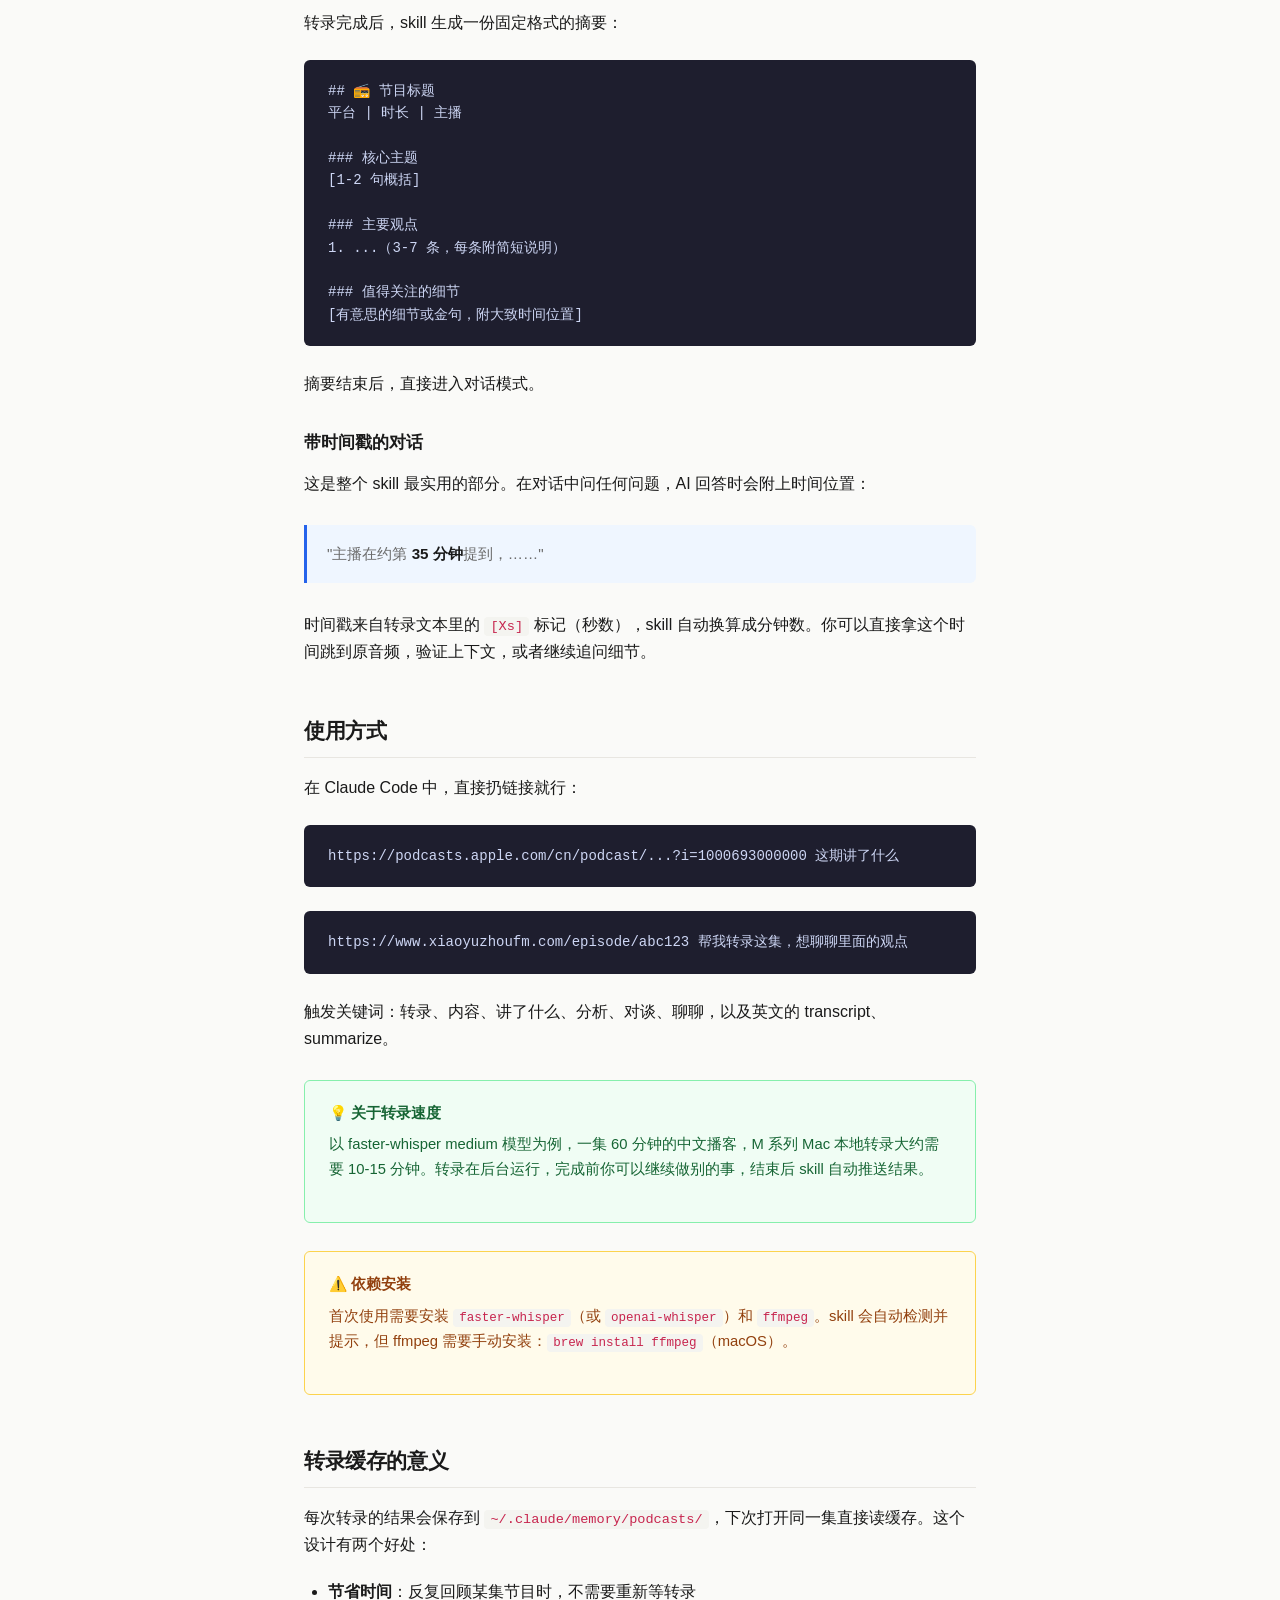
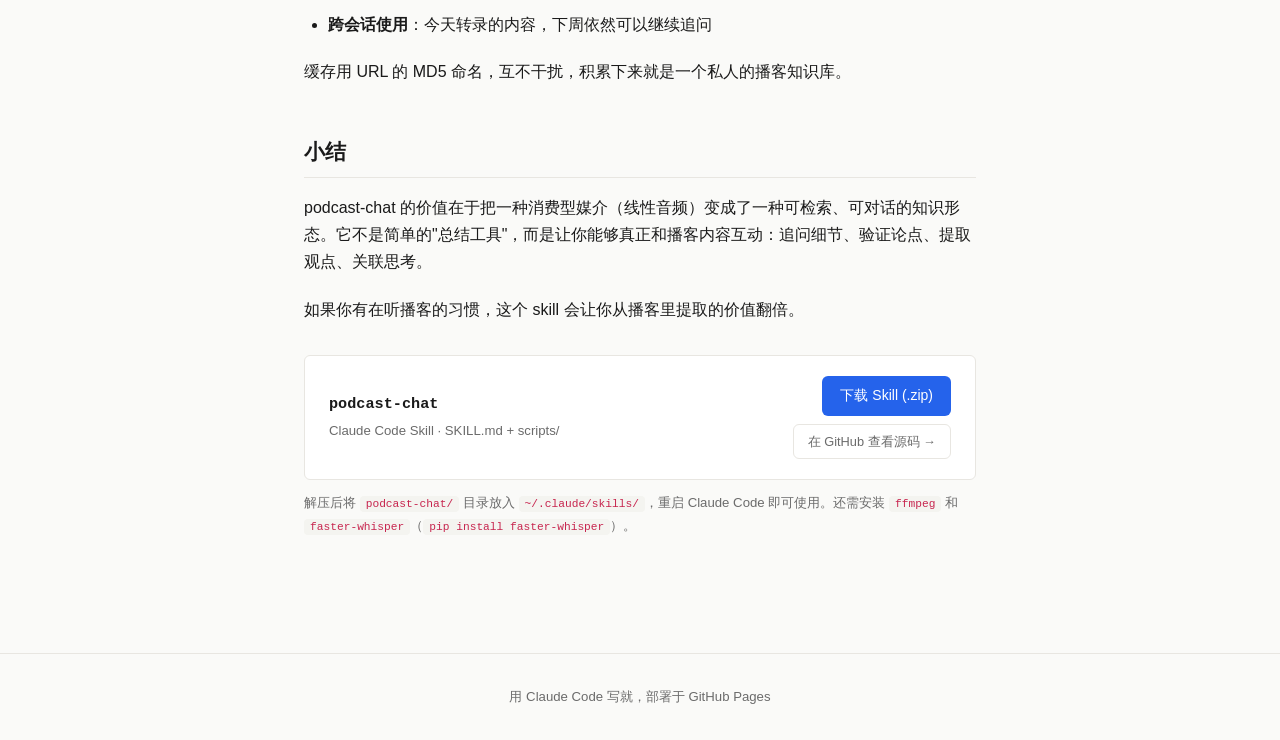
<file: posts/podcast-chat.html>
<!DOCTYPE html>
<html lang="zh-CN">
<head>
  <meta charset="UTF-8">
  <meta name="viewport" content="width=device-width, initial-scale=1.0">
  <title>podcast-chat：把播客变成可以对话的知识库 — Skill Notes</title>
  <meta name="description" content="podcast-chat skill 介绍：扔一个播客链接，自动完成音频下载、Whisper 转录、结构化摘要，然后和 AI 深聊内容。">
  <link rel="stylesheet" href="../styles/main.css">
</head>
<body>

<header class="site-header">
  <div class="header-inner">
    <a class="site-logo" href="/skills/">Skill<span>.</span>Notes</a>
    <nav class="site-nav">
      <a href="/skills/">文章</a>
      <a href="https://github.com/Pandaoray" target="_blank" rel="noopener">GitHub</a>
    </nav>
  </div>
</header>

<main class="main-content">
  <article>
    <header class="article-header">
      <a class="back-link" href="/skills/">← 返回首页</a>

      <div class="article-tags">
        <span class="tag">播客</span>
        <span class="tag">语音转录</span>
        <span class="tag">Claude Skills</span>
      </div>

      <h1>podcast-chat：把播客变成可以对话的知识库</h1>

      <div class="article-meta">
        <span>2026-03-10</span>
        <span class="dot">·</span>
        <span>约 7 分钟阅读</span>
      </div>
    </header>

    <div class="article-body">

      <p>播客有个根本性的问题：<strong>它是线性的</strong>。一集两小时的节目，你要么从头听到尾，要么在快进中错过关键内容；想回忆某个观点，只能靠模糊的时间印象反复拖动进度条。</p>

      <p>podcast-chat 解决的就是这个问题。扔一个链接进去，它自动完成音频下载、Whisper 转录、结构化摘要，最后和你深聊内容——<strong>带时间戳引用，随时跳回原音频</strong>。</p>

      <h2>支持的平台</h2>

      <p>目前支持两个平台：</p>

      <ul>
        <li><strong>Apple Podcasts</strong>：直接粘贴分享链接（<code>podcasts.apple.com/...?i={episode_id}</code>）</li>
        <li><strong>小宇宙</strong>：粘贴单集链接（<code>xiaoyuzhoufm.com/episode/...</code>）</li>
      </ul>

      <p>两个平台覆盖了国内外主流播客的绝大多数内容。Apple Podcasts 的链接支持最近约 200 集（通过 iTunes API 获取音频），更早的老节目建议用小宇宙链接代替。</p>

      <h2>完整流水线：七个步骤</h2>

      <h3>缓存优先</h3>

      <p>每次运行前，skill 会先用 URL 的 MD5 作为 key 检查本地转录缓存（存在 <code>~/.claude/memory/podcasts/</code>）。同一集播客，第二次打开秒出摘要，不需要重新转录。</p>

      <h3>音频获取</h3>

      <p>缓存未命中时，从平台 API 提取音频直链，下载到本地临时目录。下载完成后立刻检测音频时长——这直接影响下一步的模型选择。</p>

      <h3>智能模型选择</h3>

      <p>这一步是 podcast-chat 比较用心的地方。它会先检测本地有没有 <code>faster-whisper</code>，再根据音频时长和语言给出推荐：</p>

      <table>
        <thead>
          <tr>
            <th>场景</th>
            <th>推荐模型</th>
            <th>理由</th>
          </tr>
        </thead>
        <tbody>
          <tr>
            <td>中文播客（任意时长）</td>
            <td>medium</td>
            <td>中文识别准确率明显更高</td>
          </tr>
          <tr>
            <td>英文播客，超过 40 分钟</td>
            <td>small</td>
            <td>精度够用，速度约快 3 倍</td>
          </tr>
          <tr>
            <td>英文播客，40 分钟以内</td>
            <td>medium</td>
            <td>时间可控，不必牺牲精度</td>
          </tr>
        </tbody>
      </table>

      <p>如果没有装任何转录后端，skill 会自动安装 <code>faster-whisper</code>（相比原版 openai-whisper 速度约快 4 倍）。转录以后台任务形式运行，不阻塞对话。</p>

      <h3>结构化摘要</h3>

      <p>转录完成后，skill 生成一份固定格式的摘要：</p>

      <pre><code>## 📻 节目标题
平台 | 时长 | 主播

### 核心主题
[1-2 句概括]

### 主要观点
1. ...（3-7 条，每条附简短说明）

### 值得关注的细节
[有意思的细节或金句，附大致时间位置]</code></pre>

      <p>摘要结束后，直接进入对话模式。</p>

      <h3>带时间戳的对话</h3>

      <p>这是整个 skill 最实用的部分。在对话中问任何问题，AI 回答时会附上时间位置：</p>

      <blockquote>
        "主播在约第 <strong>35 分钟</strong>提到，……"
      </blockquote>

      <p>时间戳来自转录文本里的 <code>[Xs]</code> 标记（秒数），skill 自动换算成分钟数。你可以直接拿这个时间跳到原音频，验证上下文，或者继续追问细节。</p>

      <h2>使用方式</h2>

      <p>在 Claude Code 中，直接扔链接就行：</p>

      <pre><code>https://podcasts.apple.com/cn/podcast/...?i=1000693000000 这期讲了什么</code></pre>

      <pre><code>https://www.xiaoyuzhoufm.com/episode/abc123 帮我转录这集，想聊聊里面的观点</code></pre>

      <p>触发关键词：转录、内容、讲了什么、分析、对谈、聊聊，以及英文的 transcript、summarize。</p>

      <div class="callout callout-tip">
        <div class="callout-title">💡 关于转录速度</div>
        <p>以 faster-whisper medium 模型为例，一集 60 分钟的中文播客，M 系列 Mac 本地转录大约需要 10-15 分钟。转录在后台运行，完成前你可以继续做别的事，结束后 skill 自动推送结果。</p>
      </div>

      <div class="callout callout-warning">
        <div class="callout-title">⚠️ 依赖安装</div>
        <p>首次使用需要安装 <code>faster-whisper</code>（或 <code>openai-whisper</code>）和 <code>ffmpeg</code>。skill 会自动检测并提示，但 ffmpeg 需要手动安装：<code>brew install ffmpeg</code>（macOS）。</p>
      </div>

      <h2>转录缓存的意义</h2>

      <p>每次转录的结果会保存到 <code>~/.claude/memory/podcasts/</code>，下次打开同一集直接读缓存。这个设计有两个好处：</p>

      <ul>
        <li><strong>节省时间</strong>：反复回顾某集节目时，不需要重新等转录</li>
        <li><strong>跨会话使用</strong>：今天转录的内容，下周依然可以继续追问</li>
      </ul>

      <p>缓存用 URL 的 MD5 命名，互不干扰，积累下来就是一个私人的播客知识库。</p>

      <h2>小结</h2>

      <p>podcast-chat 的价值在于把一种消费型媒介（线性音频）变成了一种可检索、可对话的知识形态。它不是简单的"总结工具"，而是让你能够真正和播客内容互动：追问细节、验证论点、提取观点、关联思考。</p>

      <p>如果你有在听播客的习惯，这个 skill 会让你从播客里提取的价值翻倍。</p>

      <div class="download-box">
        <div class="download-box-info">
          <div class="download-box-name">podcast-chat</div>
          <div class="download-box-desc">Claude Code Skill · SKILL.md + scripts/</div>
        </div>
        <div class="download-box-actions">
          <a class="download-btn" href="https://github.com/Pandaoray/skillHome/raw/main/podcast-chat/podcast-chat.zip" download="podcast-chat.zip">下载 Skill (.zip)</a>
          <a class="download-btn-ghost" href="https://github.com/Pandaoray/skillHome/tree/main/podcast-chat" target="_blank" rel="noopener">在 GitHub 查看源码 →</a>
        </div>
      </div>

      <p class="download-hint">解压后将 <code>podcast-chat/</code> 目录放入 <code>~/.claude/skills/</code>，重启 Claude Code 即可使用。还需安装 <code>ffmpeg</code> 和 <code>faster-whisper</code>（<code>pip install faster-whisper</code>）。</p>

    </div>
  </article>
</main>

<footer class="site-footer">
  <p>用 Claude Code 写就，部署于 GitHub Pages</p>
</footer>

</body>
</html>
</file>
<file: styles/main.css>
*, *::before, *::after { box-sizing: border-box; margin: 0; padding: 0; }

:root {
  --bg: #fafaf8;
  --surface: #ffffff;
  --border: #e8e6e1;
  --text: #1a1a1a;
  --text-muted: #6b6b6b;
  --accent: #2563eb;
  --accent-light: #eff6ff;
  --code-bg: #f4f4f0;
  --tag-bg: #f0f0eb;
  --serif: 'Georgia', 'Noto Serif SC', serif;
  --sans: -apple-system, BlinkMacSystemFont, 'Segoe UI', 'PingFang SC', 'Microsoft YaHei', sans-serif;
  --mono: 'JetBrains Mono', 'Fira Code', 'Cascadia Code', monospace;
  --max-w: 720px;
  --radius: 6px;
}

html { font-size: 16px; scroll-behavior: smooth; }

body {
  background: var(--bg);
  color: var(--text);
  font-family: var(--sans);
  line-height: 1.7;
  -webkit-font-smoothing: antialiased;
}

a { color: var(--accent); text-decoration: none; }
a:hover { text-decoration: underline; }

/* ── Layout ── */

.site-header {
  border-bottom: 1px solid var(--border);
  background: var(--surface);
  position: sticky;
  top: 0;
  z-index: 100;
}

.header-inner {
  max-width: var(--max-w);
  margin: 0 auto;
  padding: 0 24px;
  height: 56px;
  display: flex;
  align-items: center;
  justify-content: space-between;
}

.site-logo {
  font-weight: 700;
  font-size: 1rem;
  color: var(--text);
  letter-spacing: -0.02em;
}

.site-logo span { color: var(--accent); }

.site-nav a {
  font-size: 0.875rem;
  color: var(--text-muted);
  margin-left: 24px;
  transition: color 0.15s;
}

.site-nav a:hover { color: var(--accent); text-decoration: none; }

.main-content {
  max-width: var(--max-w);
  margin: 0 auto;
  padding: 48px 24px 96px;
}

/* ── Index ── */

.index-hero { margin-bottom: 56px; }

.index-hero h1 {
  font-size: 2rem;
  font-weight: 700;
  letter-spacing: -0.03em;
  line-height: 1.2;
  margin-bottom: 12px;
}

.index-hero p {
  color: var(--text-muted);
  font-size: 1.05rem;
  max-width: 480px;
}

.posts-section h2 {
  font-size: 0.75rem;
  text-transform: uppercase;
  letter-spacing: 0.1em;
  color: var(--text-muted);
  margin-bottom: 20px;
}

.post-card {
  display: block;
  padding: 24px;
  background: var(--surface);
  border: 1px solid var(--border);
  border-radius: var(--radius);
  margin-bottom: 16px;
  transition: border-color 0.15s, box-shadow 0.15s;
  color: var(--text);
  text-decoration: none;
}

.post-card:hover {
  border-color: var(--accent);
  box-shadow: 0 2px 16px rgba(37, 99, 235, 0.08);
  text-decoration: none;
}

.post-card-header {
  display: flex;
  align-items: flex-start;
  gap: 12px;
  margin-bottom: 8px;
}

.post-icon {
  font-size: 1.5rem;
  line-height: 1;
  flex-shrink: 0;
  margin-top: 2px;
}

.post-card-title {
  font-size: 1.1rem;
  font-weight: 600;
  letter-spacing: -0.01em;
  color: var(--text);
}

.post-card-excerpt {
  font-size: 0.9rem;
  color: var(--text-muted);
  line-height: 1.6;
  margin-left: 36px;
}

.post-card-meta {
  margin-top: 12px;
  margin-left: 36px;
  display: flex;
  align-items: center;
  gap: 12px;
}

.tag {
  font-size: 0.72rem;
  padding: 2px 8px;
  background: var(--tag-bg);
  border-radius: 99px;
  color: var(--text-muted);
  font-weight: 500;
}

.post-date {
  font-size: 0.8rem;
  color: var(--text-muted);
}

/* ── Article ── */

.article-header { margin-bottom: 48px; }

.back-link {
  display: inline-flex;
  align-items: center;
  gap: 6px;
  font-size: 0.875rem;
  color: var(--text-muted);
  margin-bottom: 32px;
  transition: color 0.15s;
}

.back-link:hover { color: var(--accent); text-decoration: none; }

.article-tags { display: flex; gap: 8px; margin-bottom: 16px; flex-wrap: wrap; }

.article-header h1 {
  font-size: 1.9rem;
  font-weight: 700;
  letter-spacing: -0.03em;
  line-height: 1.25;
  margin-bottom: 16px;
}

.article-meta {
  display: flex;
  align-items: center;
  gap: 16px;
  color: var(--text-muted);
  font-size: 0.85rem;
  padding-bottom: 32px;
  border-bottom: 1px solid var(--border);
}

.article-meta .dot { color: var(--border); }

/* ── Article Body ── */

.article-body { font-size: 1rem; }

.article-body h2 {
  font-size: 1.3rem;
  font-weight: 700;
  letter-spacing: -0.02em;
  margin: 48px 0 16px;
  padding-bottom: 8px;
  border-bottom: 1px solid var(--border);
}

.article-body h3 {
  font-size: 1.05rem;
  font-weight: 600;
  margin: 32px 0 12px;
  color: var(--text);
}

.article-body p { margin-bottom: 20px; }

.article-body ul, .article-body ol {
  margin: 0 0 20px 0;
  padding-left: 24px;
}

.article-body li { margin-bottom: 6px; }

.article-body li ul { margin-top: 6px; margin-bottom: 0; }

.article-body strong { font-weight: 600; color: var(--text); }

.article-body code {
  font-family: var(--mono);
  font-size: 0.85em;
  background: var(--code-bg);
  padding: 2px 6px;
  border-radius: 4px;
  color: #c7254e;
}

.article-body pre {
  background: #1e1e2e;
  border-radius: var(--radius);
  padding: 20px 24px;
  overflow-x: auto;
  margin: 24px 0;
  font-size: 0.875rem;
  line-height: 1.6;
}

.article-body pre code {
  background: none;
  padding: 0;
  color: #cdd6f4;
  font-size: inherit;
}

.article-body blockquote {
  margin: 28px 0;
  padding: 16px 20px;
  background: var(--accent-light);
  border-left: 3px solid var(--accent);
  border-radius: 0 var(--radius) var(--radius) 0;
  color: var(--text-muted);
  font-size: 0.95rem;
}

.callout {
  margin: 28px 0;
  padding: 20px 24px;
  border-radius: var(--radius);
  border: 1px solid;
  font-size: 0.925rem;
}

.callout-tip {
  background: #f0fdf4;
  border-color: #86efac;
  color: #166534;
}

.callout-warning {
  background: #fffbeb;
  border-color: #fcd34d;
  color: #92400e;
}

.callout-title {
  font-weight: 600;
  margin-bottom: 6px;
  display: flex;
  align-items: center;
  gap: 6px;
}

/* ── Table ── */

.article-body table {
  width: 100%;
  border-collapse: collapse;
  margin: 24px 0;
  font-size: 0.9rem;
}

.article-body th {
  background: var(--tag-bg);
  padding: 10px 14px;
  text-align: left;
  font-weight: 600;
  border: 1px solid var(--border);
  font-size: 0.8rem;
  text-transform: uppercase;
  letter-spacing: 0.04em;
  color: var(--text-muted);
}

.article-body td {
  padding: 10px 14px;
  border: 1px solid var(--border);
  vertical-align: top;
}

.article-body tr:hover td { background: var(--bg); }

/* ── Phase Steps ── */

.phase-list { list-style: none; padding: 0; margin: 24px 0; }

.phase-item {
  display: flex;
  gap: 16px;
  margin-bottom: 20px;
  padding: 20px;
  background: var(--surface);
  border: 1px solid var(--border);
  border-radius: var(--radius);
}

.phase-num {
  flex-shrink: 0;
  width: 32px;
  height: 32px;
  background: var(--accent);
  color: white;
  border-radius: 50%;
  display: flex;
  align-items: center;
  justify-content: center;
  font-size: 0.8rem;
  font-weight: 700;
  margin-top: 1px;
}

.phase-body h4 { font-size: 0.95rem; font-weight: 600; margin-bottom: 4px; }
.phase-body p { font-size: 0.875rem; color: var(--text-muted); margin: 0; }

/* ── Footer ── */

.site-footer {
  text-align: center;
  padding: 32px 24px;
  border-top: 1px solid var(--border);
  color: var(--text-muted);
  font-size: 0.825rem;
}

/* ── Download Box ── */

.download-box {
  display: flex;
  align-items: center;
  justify-content: space-between;
  padding: 20px 24px;
  background: var(--surface);
  border: 1px solid var(--border);
  border-radius: var(--radius);
  margin: 2rem 0 0.75rem;
}

.download-box-name {
  font-weight: 600;
  font-family: var(--mono);
  font-size: 0.95rem;
}

.download-box-desc {
  font-size: 0.825rem;
  color: var(--text-muted);
  margin-top: 2px;
}

.download-btn {
  display: inline-block;
  padding: 8px 18px;
  background: var(--accent);
  color: #fff !important;
  border-radius: var(--radius);
  font-size: 0.875rem;
  font-weight: 500;
  white-space: nowrap;
  text-decoration: none !important;
  transition: opacity 0.15s;
}

.download-btn:hover { opacity: 0.85; text-decoration: none !important; }

.download-box-actions {
  display: flex;
  flex-direction: column;
  align-items: flex-end;
  gap: 8px;
}

.download-btn-ghost {
  display: inline-block;
  padding: 6px 14px;
  border: 1px solid var(--border);
  border-radius: var(--radius);
  font-size: 0.8rem;
  color: var(--text-muted) !important;
  white-space: nowrap;
  text-decoration: none !important;
  transition: border-color 0.15s, color 0.15s;
}

.download-btn-ghost:hover {
  border-color: var(--accent);
  color: var(--accent) !important;
  text-decoration: none !important;
}

.download-hint {
  font-size: 0.825rem;
  color: var(--text-muted);
  margin-bottom: 2rem;
}

/* ── Responsive ── */

@media (max-width: 600px) {
  .article-header h1 { font-size: 1.5rem; }
  .index-hero h1 { font-size: 1.6rem; }
  .main-content { padding: 32px 20px 64px; }
}
</file>
